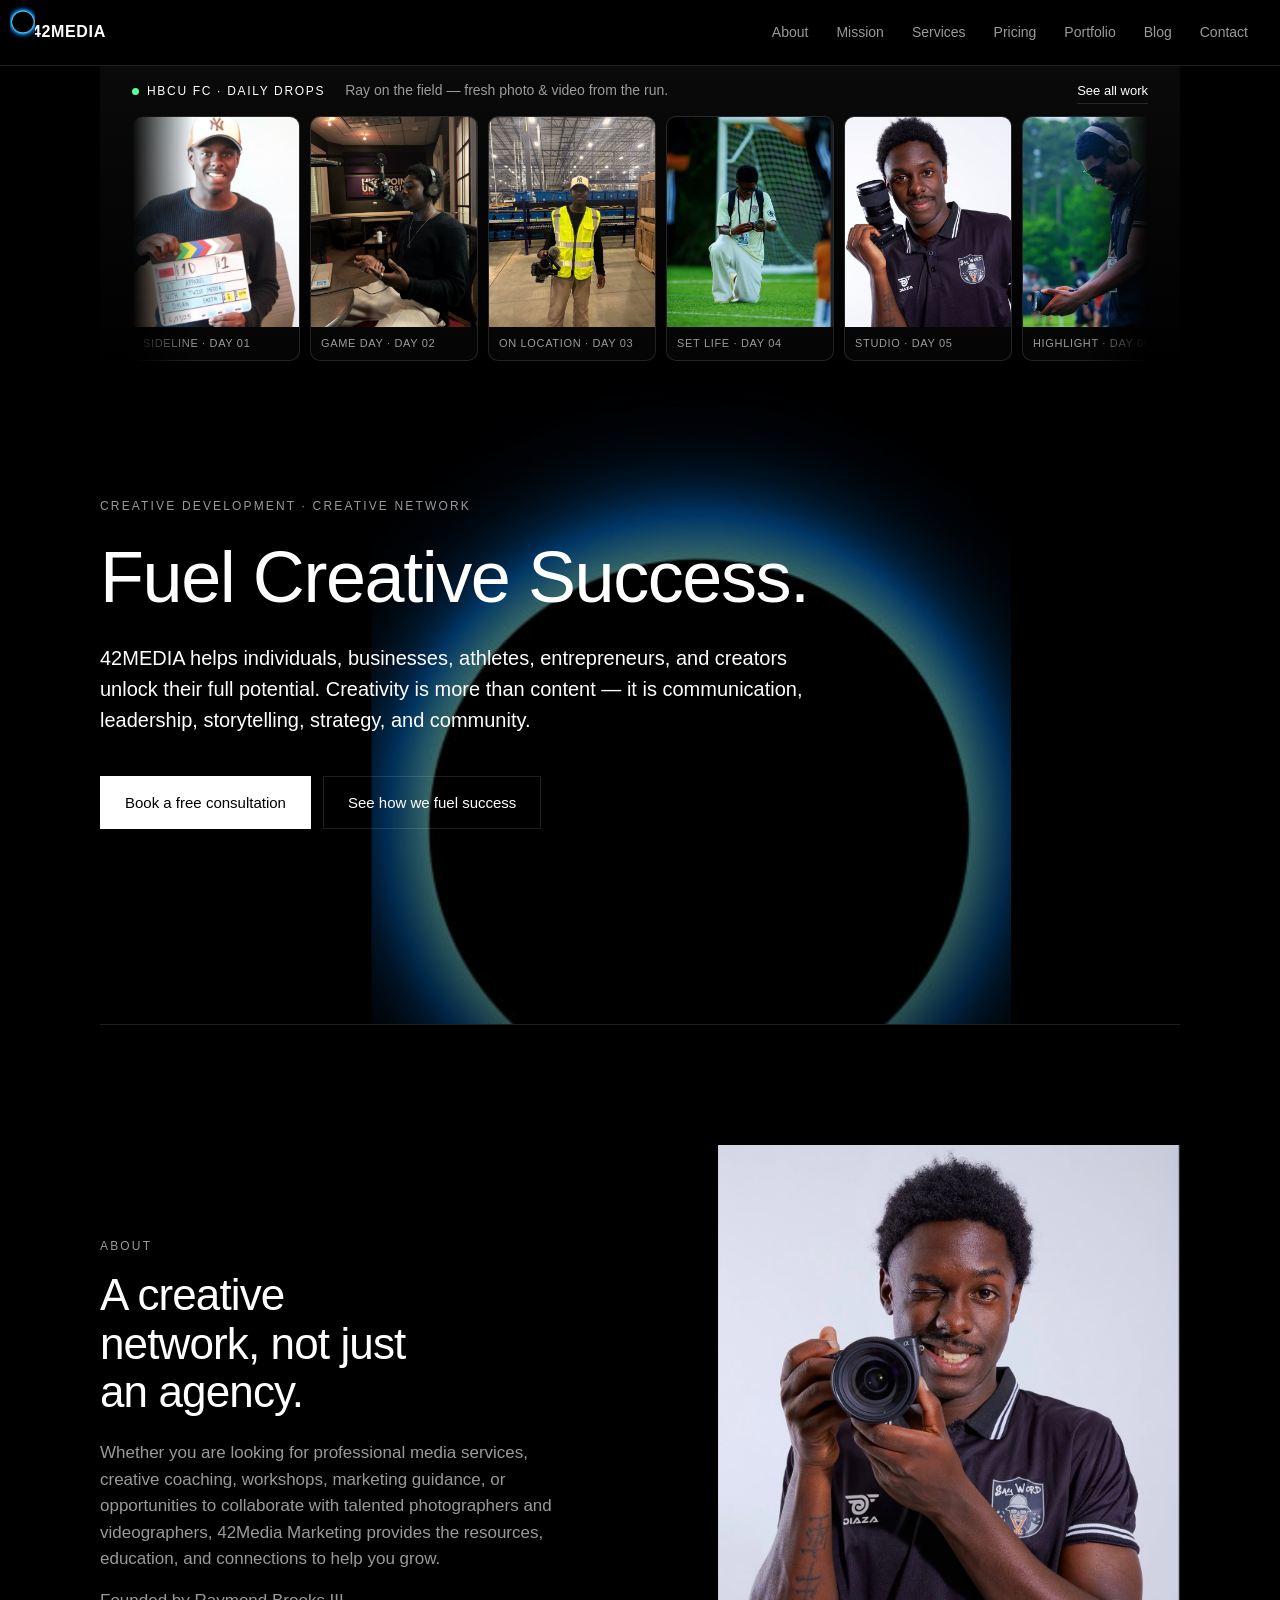
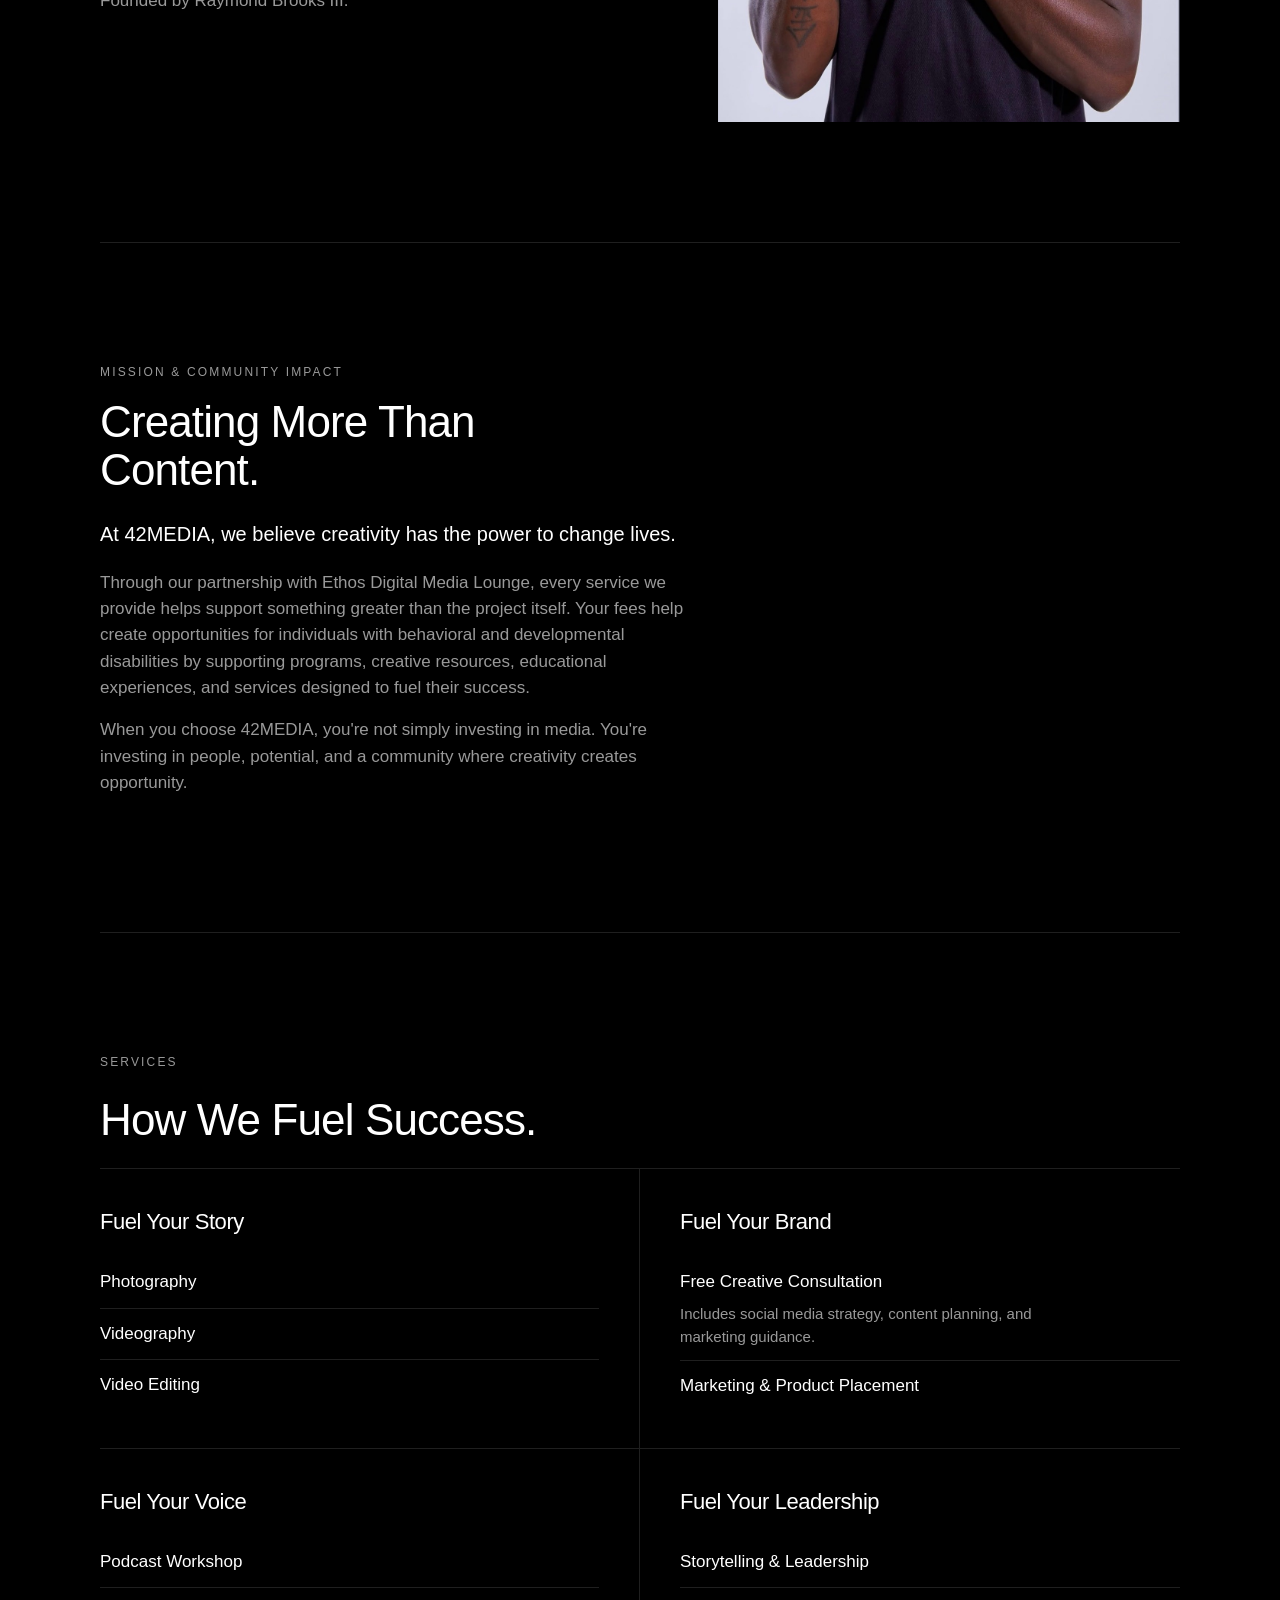
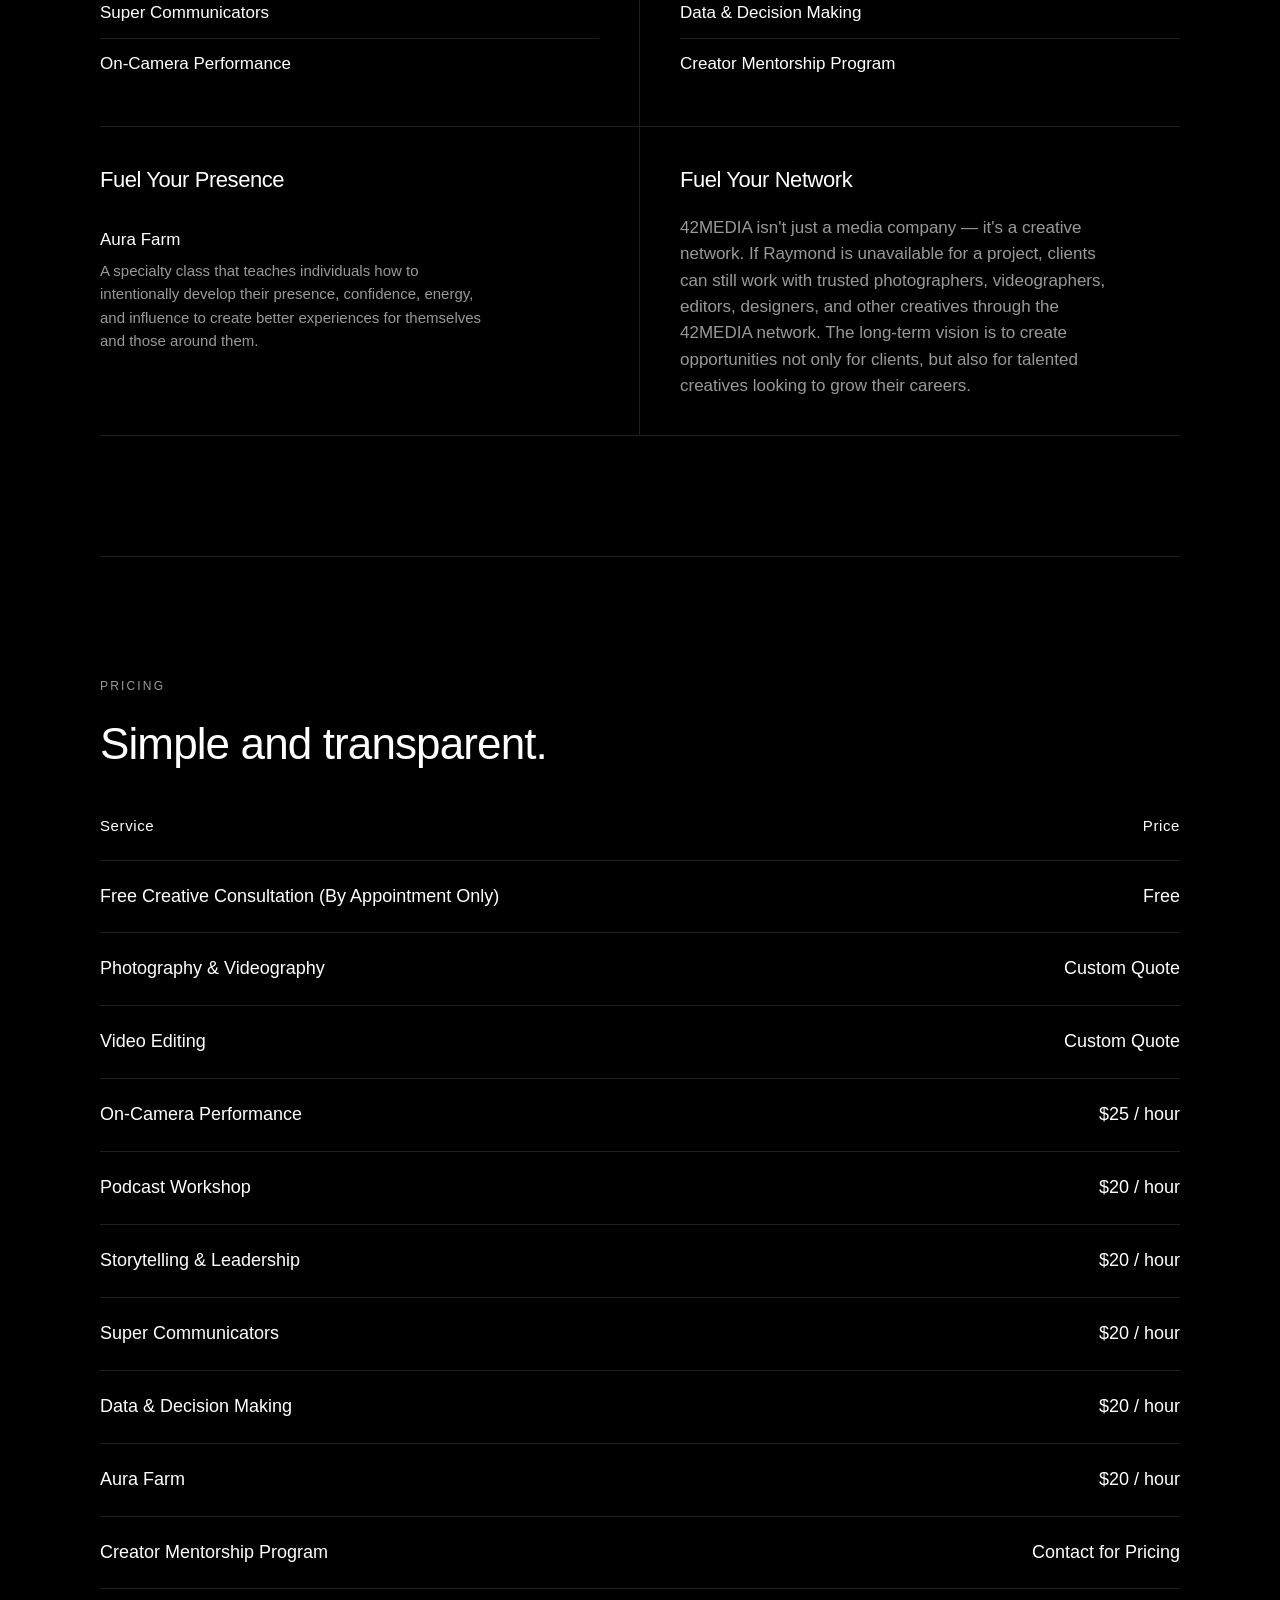
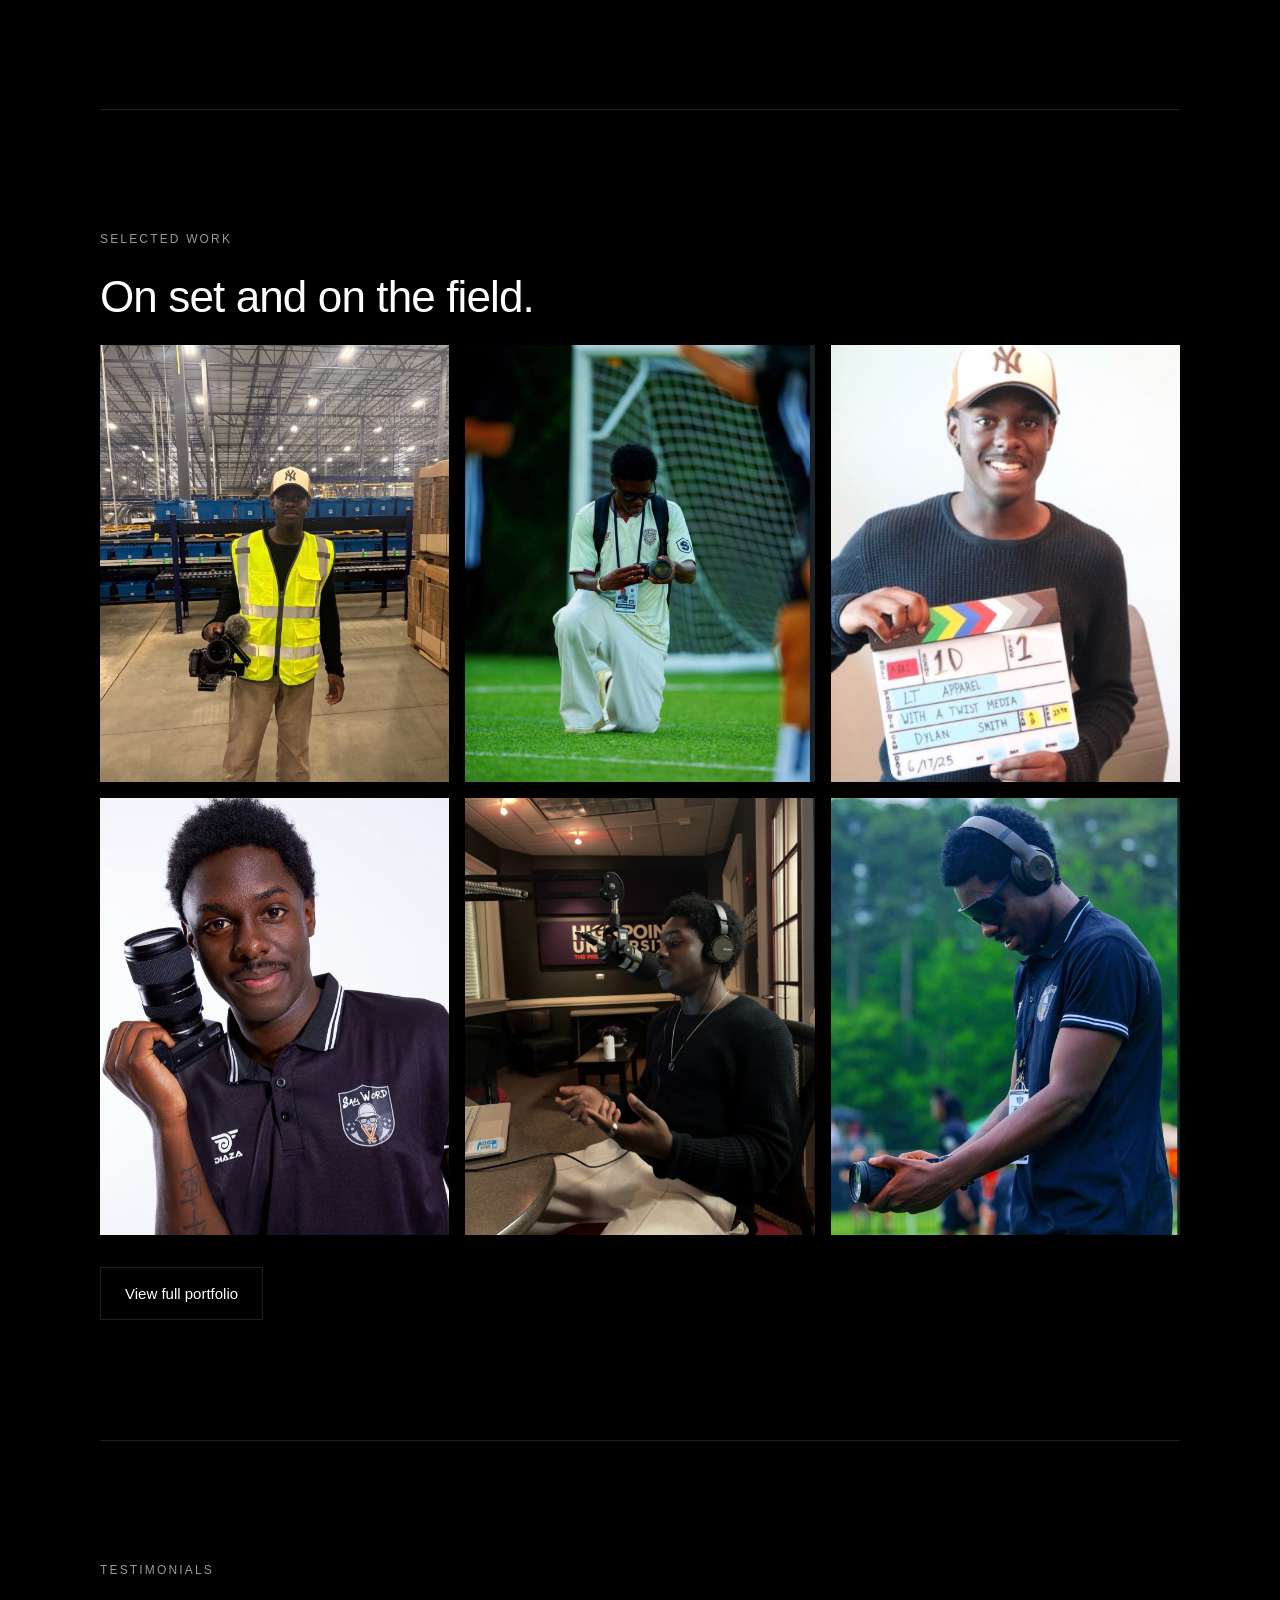
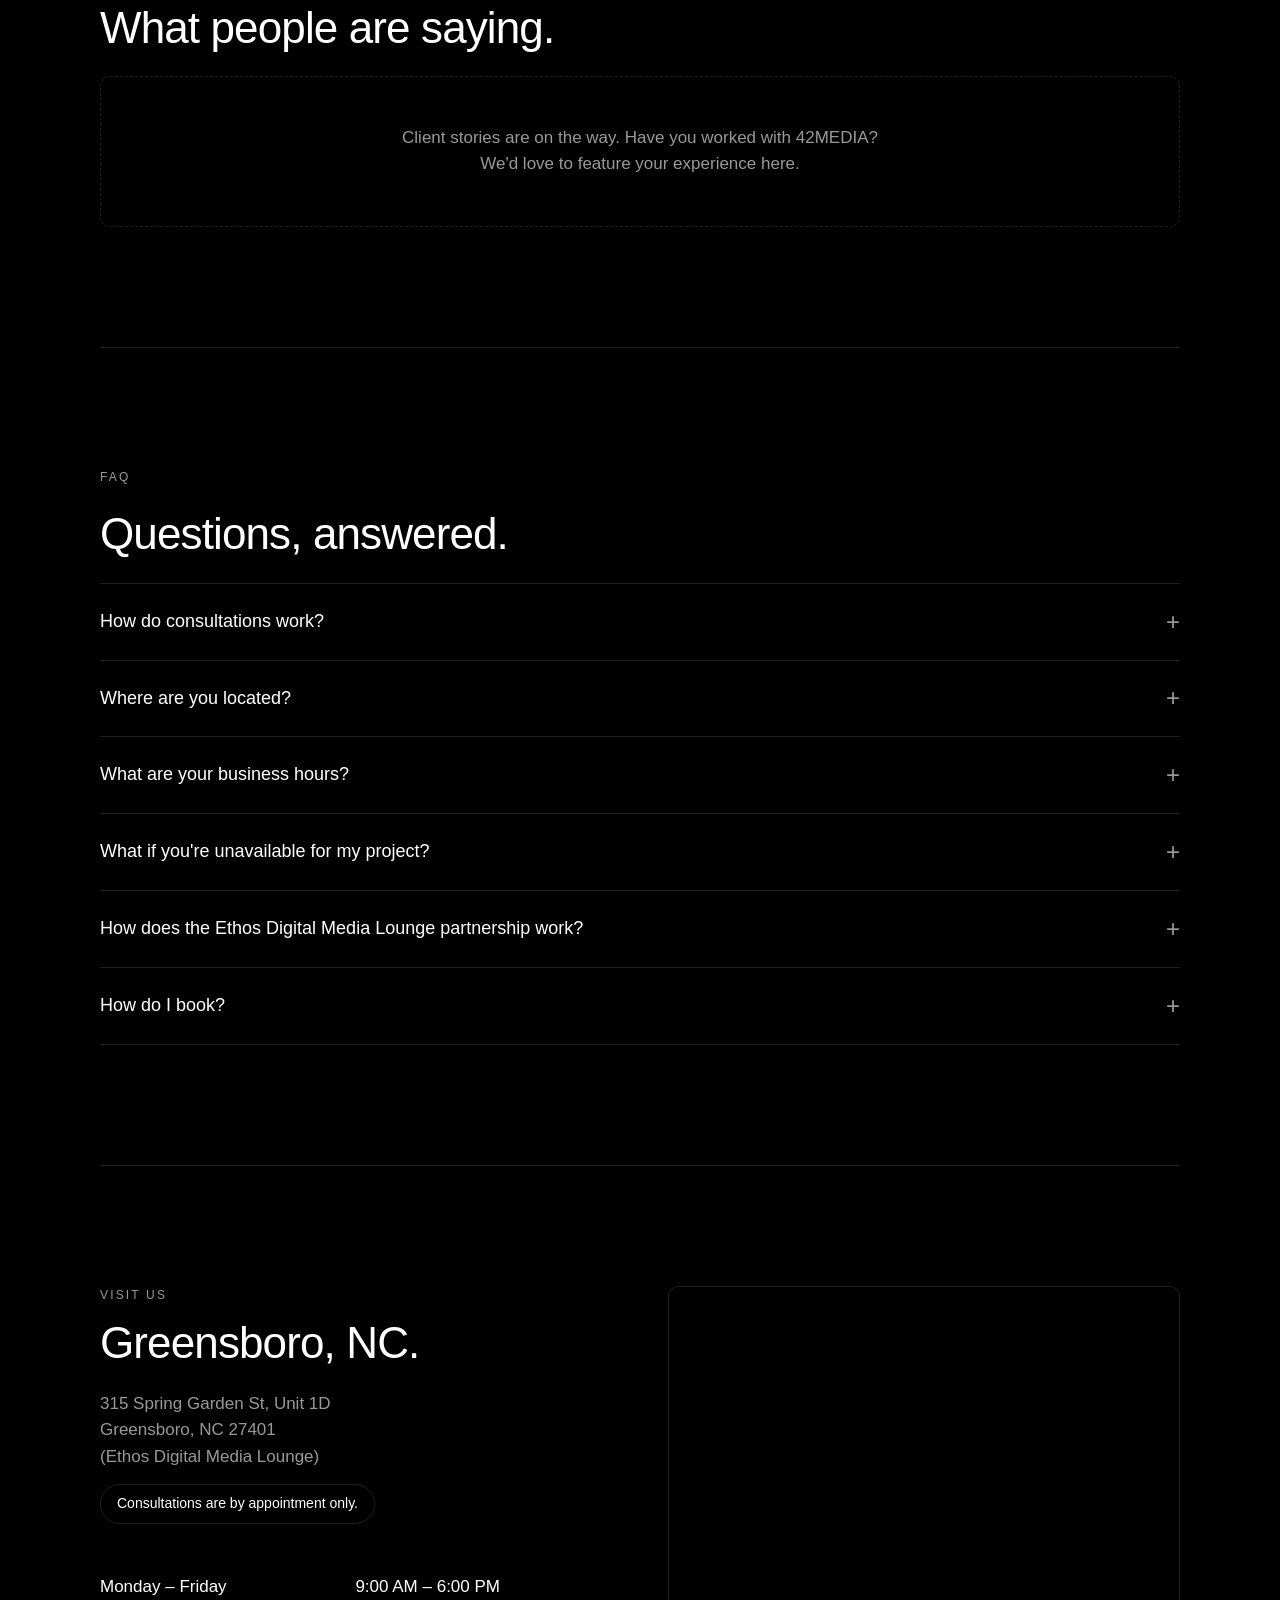
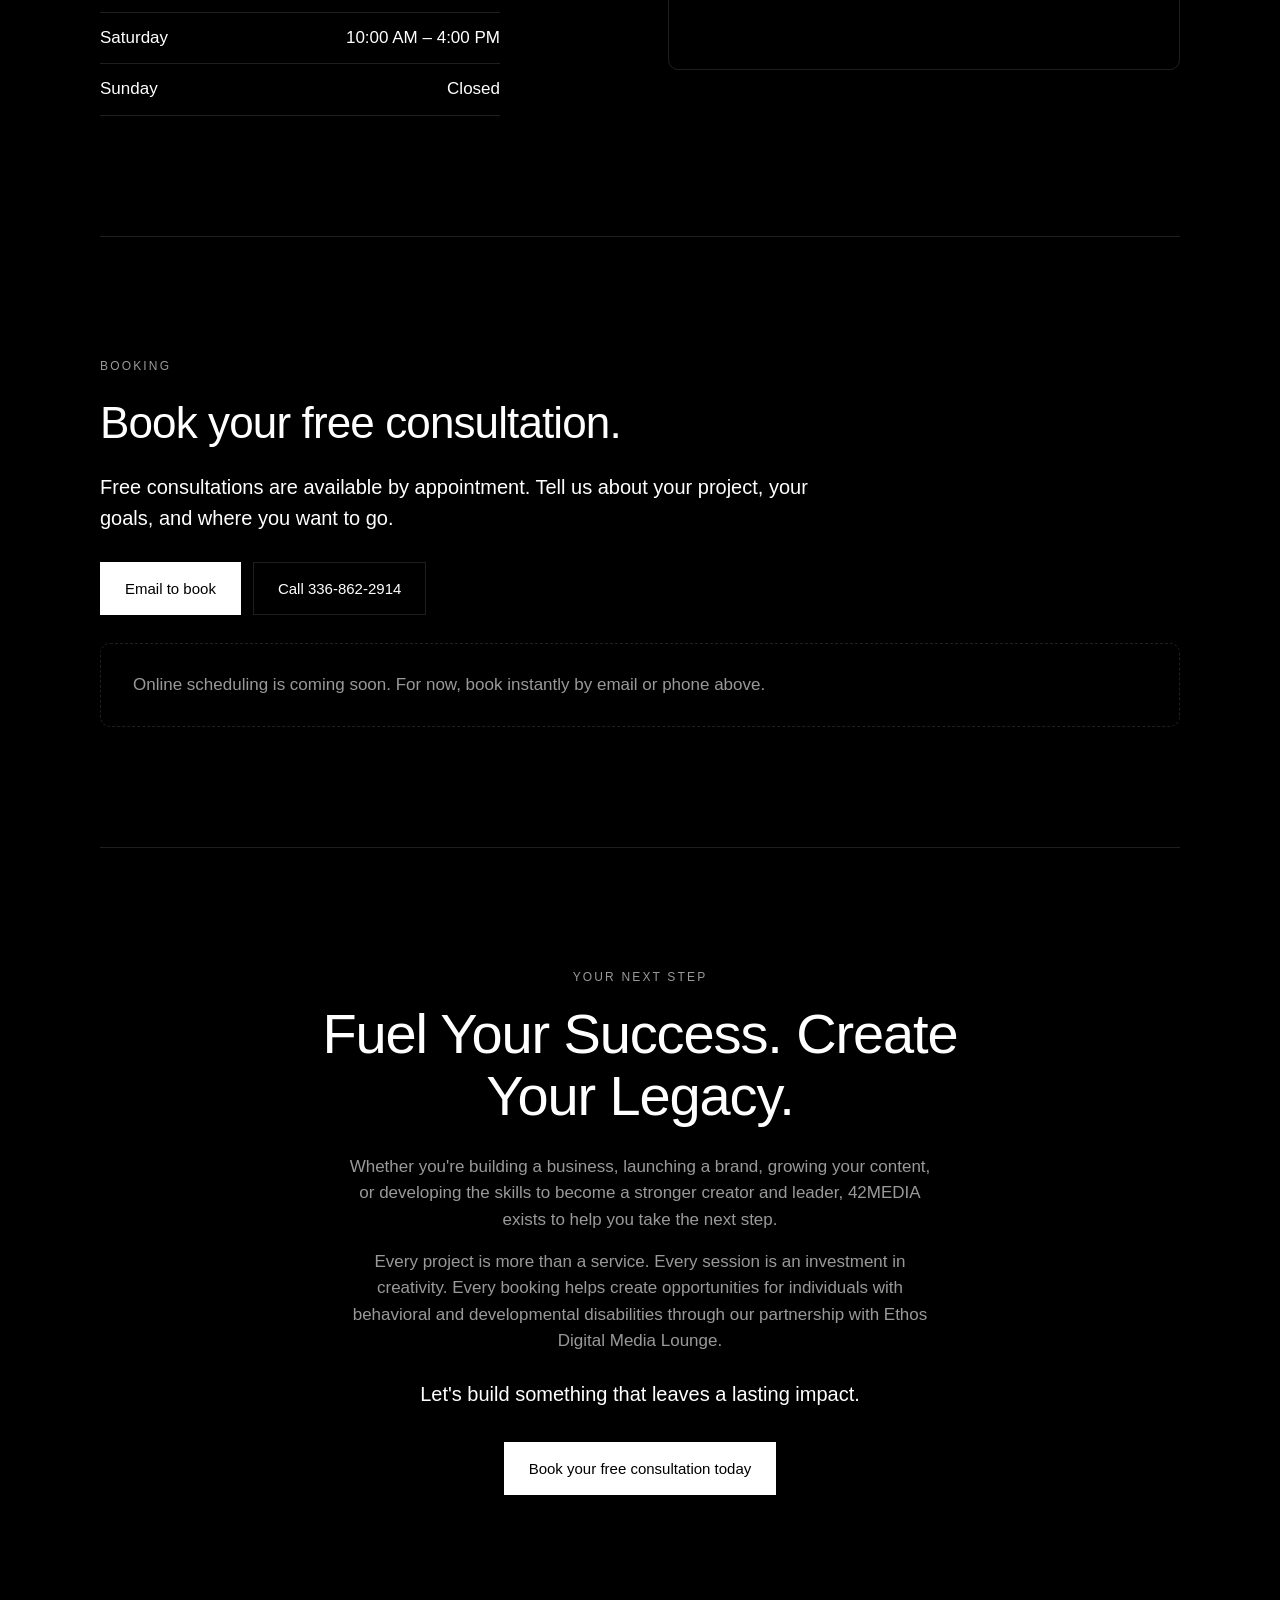
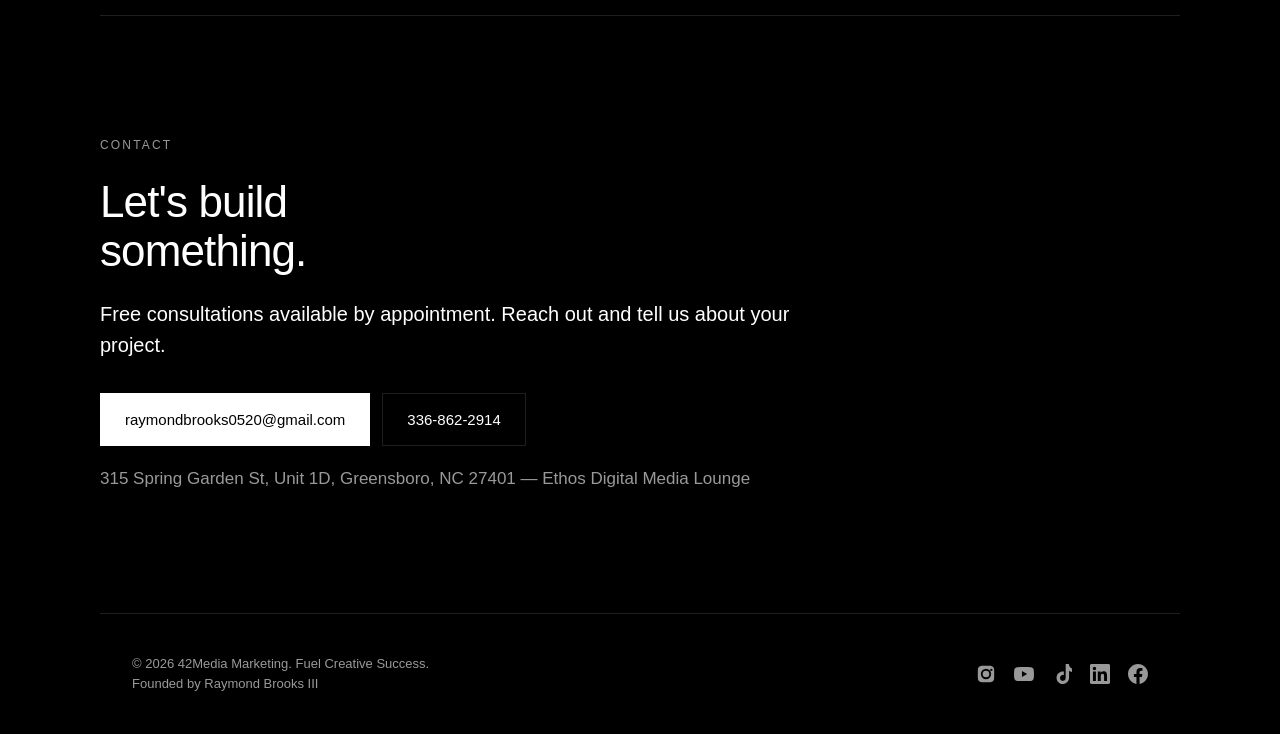
<file: index.html>
<!doctype html>
<html lang="en">
<head>
<meta charset="utf-8">
<meta name="viewport" content="width=device-width,initial-scale=1">
<title>42Media Marketing — Fuel Creative Success</title>
<meta name="description" content="42Media Marketing is a creative development company and creative network in Greensboro, NC. Photography, videography, coaching, workshops, and a network of trusted creatives. In partnership with Ethos Digital Media Lounge.">
<meta property="og:title" content="42Media Marketing — Fuel Creative Success">
<meta property="og:description" content="Creative development and network for individuals, businesses, athletes, entrepreneurs, and creators. Founded by Raymond Brooks III.">
<meta property="og:type" content="website">
<meta property="og:url" content="https://42mediamarketing.com/">
<link rel="canonical" href="https://42mediamarketing.com/">
<link rel="stylesheet" href="style.css">
<link rel="preload" href="images/logo.png" as="image">
<link rel="dns-prefetch" href="https://maps.google.com">
</head>
<body>

<div class="cursor-ring" id="cursor-ring" hidden aria-hidden="true"></div>

<header class="nav">
  <a href="#top" class="wordmark" aria-label="42MEDIA home">42MEDIA</a>
  <nav>
    <a href="#about">About</a>
    <a href="#mission">Mission</a>
    <a href="#services">Services</a>
    <a href="#pricing">Pricing</a>
    <a href="portfolio.html">Portfolio</a>
    <a href="blog.html">Blog</a>
    <a href="#contact">Contact</a>
  </nav>
</header>

<section class="feed-banner" aria-label="Recent HBCU FC work">
  <div class="feed-banner-inner">
    <div class="feed-banner-head">
      <p class="feed-kicker"><span class="feed-live" aria-hidden="true"></span> HBCU FC · daily drops</p>
      <p class="feed-sub">Ray on the field — fresh photo &amp; video from the run.</p>
      <a class="feed-see-all" href="portfolio.html">See all work</a>
    </div>
    <div class="feed-track-wrap">
      <div class="feed-track">
        <div class="feed-segment">
          <a class="feed-card" href="portfolio.html"><img src="images/work-03.jpg" alt="Soccer sideline capture" width="168" height="210" decoding="async" fetchpriority="high"><span class="feed-cap">Sideline · Day 01</span></a>
          <a class="feed-card" href="portfolio.html"><img src="images/work-05.jpg" alt="Game day headphones and camera" width="168" height="210" decoding="async" loading="lazy"><span class="feed-cap">Game day · Day 02</span></a>
          <a class="feed-card" href="portfolio.html"><img src="images/work-01.jpg" alt="On-location production" width="168" height="210" decoding="async" loading="lazy"><span class="feed-cap">On location · Day 03</span></a>
          <a class="feed-card" href="portfolio.html"><img src="images/work-02.jpg" alt="Set clapperboard moment" width="168" height="210" decoding="async" loading="lazy"><span class="feed-cap">Set life · Day 04</span></a>
          <a class="feed-card" href="portfolio.html"><img src="images/work-04.jpg" alt="Studio camera work" width="168" height="210" decoding="async" loading="lazy"><span class="feed-cap">Studio · Day 05</span></a>
          <a class="feed-card" href="portfolio.html"><img src="images/work-06.jpg" alt="Featured frame from the week" width="168" height="210" decoding="async" loading="lazy"><span class="feed-cap">Highlight · Day 06</span></a>
        </div>
        <div class="feed-segment" aria-hidden="true">
          <a class="feed-card" href="portfolio.html" tabindex="-1"><img src="images/work-03.jpg" alt="" width="168" height="210" decoding="async" loading="lazy"><span class="feed-cap">Sideline · Day 01</span></a>
          <a class="feed-card" href="portfolio.html" tabindex="-1"><img src="images/work-05.jpg" alt="" width="168" height="210" decoding="async" loading="lazy"><span class="feed-cap">Game day · Day 02</span></a>
          <a class="feed-card" href="portfolio.html" tabindex="-1"><img src="images/work-01.jpg" alt="" width="168" height="210" decoding="async" loading="lazy"><span class="feed-cap">On location · Day 03</span></a>
          <a class="feed-card" href="portfolio.html" tabindex="-1"><img src="images/work-02.jpg" alt="" width="168" height="210" decoding="async" loading="lazy"><span class="feed-cap">Set life · Day 04</span></a>
          <a class="feed-card" href="portfolio.html" tabindex="-1"><img src="images/work-04.jpg" alt="" width="168" height="210" decoding="async" loading="lazy"><span class="feed-cap">Studio · Day 05</span></a>
          <a class="feed-card" href="portfolio.html" tabindex="-1"><img src="images/work-06.jpg" alt="" width="168" height="210" decoding="async" loading="lazy"><span class="feed-cap">Highlight · Day 06</span></a>
        </div>
      </div>
    </div>
  </div>
</section>

<main id="top">

  <section class="hero">
    <div class="hero-moon" aria-hidden="true">
      <img src="images/logo.png" alt="" width="1126" height="2000" decoding="async" fetchpriority="high">
    </div>
    <div class="hero-content">
    <p class="eyebrow">Creative Development &middot; Creative Network</p>
    <h1>Fuel Creative Success.</h1>
    <p class="lede">42MEDIA helps individuals, businesses, athletes, entrepreneurs, and creators unlock their full potential. Creativity is more than content — it is communication, leadership, storytelling, strategy, and community.</p>
    <div class="cta-row">
      <a href="#booking" class="btn">Book a free consultation</a>
      <a href="#services" class="btn btn-ghost">See how we fuel success</a>
    </div>
    </div>
  </section>

  <section id="about" class="about">
    <div class="about-copy">
      <p class="eyebrow">About</p>
      <h2>A creative network, not just an agency.</h2>
      <p>Whether you are looking for professional media services, creative coaching, workshops, marketing guidance, or opportunities to collaborate with talented photographers and videographers, 42Media Marketing provides the resources, education, and connections to help you grow.</p>
      <p class="muted">Founded by Raymond Brooks III.</p>
    </div>
    <div class="about-photo">
      <img src="images/raymond-portrait.jpg" alt="Raymond Brooks III" loading="lazy">
    </div>
  </section>

  <section id="mission" class="mission">
    <p class="eyebrow">Mission &amp; Community Impact</p>
    <h2>Creating More Than Content.</h2>
    <p class="lede">At 42MEDIA, we believe creativity has the power to change lives.</p>
    <p>Through our partnership with Ethos Digital Media Lounge, every service we provide helps support something greater than the project itself. Your fees help create opportunities for individuals with behavioral and developmental disabilities by supporting programs, creative resources, educational experiences, and services designed to fuel their success.</p>
    <p>When you choose 42MEDIA, you're not simply investing in media. You're investing in people, potential, and a community where creativity creates opportunity.</p>
  </section>

  <section id="services" class="services">
    <p class="eyebrow">Services</p>
    <h2>How We Fuel Success.</h2>

    <div class="fuel-groups">
      <div class="fuel-group">
        <h3 class="fuel-title">Fuel Your Story</h3>
        <ul class="fuel-list">
          <li><span class="svc-name">Photography</span></li>
          <li><span class="svc-name">Videography</span></li>
          <li><span class="svc-name">Video Editing</span></li>
        </ul>
      </div>

      <div class="fuel-group">
        <h3 class="fuel-title">Fuel Your Brand</h3>
        <ul class="fuel-list">
          <li>
            <span class="svc-name">Free Creative Consultation</span>
            <span class="svc-note">Includes social media strategy, content planning, and marketing guidance.</span>
          </li>
          <li><span class="svc-name">Marketing &amp; Product Placement</span></li>
        </ul>
      </div>

      <div class="fuel-group">
        <h3 class="fuel-title">Fuel Your Voice</h3>
        <ul class="fuel-list">
          <li><span class="svc-name">Podcast Workshop</span></li>
          <li><span class="svc-name">Super Communicators</span></li>
          <li><span class="svc-name">On-Camera Performance</span></li>
        </ul>
      </div>

      <div class="fuel-group">
        <h3 class="fuel-title">Fuel Your Leadership</h3>
        <ul class="fuel-list">
          <li><span class="svc-name">Storytelling &amp; Leadership</span></li>
          <li><span class="svc-name">Data &amp; Decision Making</span></li>
          <li><span class="svc-name">Creator Mentorship Program</span></li>
        </ul>
      </div>

      <div class="fuel-group">
        <h3 class="fuel-title">Fuel Your Presence</h3>
        <ul class="fuel-list">
          <li>
            <span class="svc-name">Aura Farm</span>
            <span class="svc-note">A specialty class that teaches individuals how to intentionally develop their presence, confidence, energy, and influence to create better experiences for themselves and those around them.</span>
          </li>
        </ul>
      </div>

      <div class="fuel-group">
        <h3 class="fuel-title">Fuel Your Network</h3>
        <p>42MEDIA isn't just a media company — it's a creative network. If Raymond is unavailable for a project, clients can still work with trusted photographers, videographers, editors, designers, and other creatives through the 42MEDIA network. The long-term vision is to create opportunities not only for clients, but also for talented creatives looking to grow their careers.</p>
      </div>
    </div>
  </section>

  <section id="pricing" class="pricing">
    <p class="eyebrow">Pricing</p>
    <h2>Simple and transparent.</h2>
    <table class="price-table">
      <thead>
        <tr><th>Service</th><th>Price</th></tr>
      </thead>
      <tbody>
        <tr><td>Free Creative Consultation <span class="muted">(By Appointment Only)</span></td><td>Free</td></tr>
        <tr><td>Photography &amp; Videography</td><td>Custom Quote</td></tr>
        <tr><td>Video Editing</td><td>Custom Quote</td></tr>
        <tr><td>On-Camera Performance</td><td>$25 / hour</td></tr>
        <tr><td>Podcast Workshop</td><td>$20 / hour</td></tr>
        <tr><td>Storytelling &amp; Leadership</td><td>$20 / hour</td></tr>
        <tr><td>Super Communicators</td><td>$20 / hour</td></tr>
        <tr><td>Data &amp; Decision Making</td><td>$20 / hour</td></tr>
        <tr><td>Aura Farm</td><td>$20 / hour</td></tr>
        <tr><td>Creator Mentorship Program</td><td>Contact for Pricing</td></tr>
      </tbody>
    </table>
  </section>

  <section id="portfolio" class="work">
    <p class="eyebrow">Selected work</p>
    <h2>On set and on the field.</h2>
    <div class="work-grid">
      <figure><img src="images/work-01.jpg" alt="" loading="lazy"></figure>
      <figure><img src="images/work-02.jpg" alt="" loading="lazy"></figure>
      <figure><img src="images/work-03.jpg" alt="" loading="lazy"></figure>
      <figure><img src="images/work-04.jpg" alt="" loading="lazy"></figure>
      <figure><img src="images/work-05.jpg" alt="" loading="lazy"></figure>
      <figure><img src="images/work-06.jpg" alt="" loading="lazy"></figure>
    </div>
    <div class="cta-row" style="margin-top:32px;">
      <a href="portfolio.html" class="btn btn-ghost">View full portfolio</a>
    </div>
  </section>

  <section id="testimonials" class="testimonials">
    <p class="eyebrow">Testimonials</p>
    <h2>What people are saying.</h2>
    <div class="empty">
      <p>Client stories are on the way. Have you worked with 42MEDIA? We'd love to feature your experience here.</p>
    </div>
  </section>

  <section id="faq" class="faq">
    <p class="eyebrow">FAQ</p>
    <h2>Questions, answered.</h2>
    <div class="faq-list">
      <details class="faq-item">
        <summary>How do consultations work?</summary>
        <p>Every creative consultation is free and by appointment only. We meet one-on-one to discuss your goals, content strategy, creative challenges, and next steps — and you leave with actionable recommendations tailored to your vision.</p>
      </details>
      <details class="faq-item">
        <summary>Where are you located?</summary>
        <p>We're based at the Ethos Digital Media Lounge, 315 Spring Garden St, Unit 1D, Greensboro, NC 27401.</p>
      </details>
      <details class="faq-item">
        <summary>What are your business hours?</summary>
        <p>Monday–Friday 9:00 AM–6:00 PM and Saturday 10:00 AM–4:00 PM. All consultations and sessions are by appointment only, so please reach out to book a time.</p>
      </details>
      <details class="faq-item">
        <summary>What if you're unavailable for my project?</summary>
        <p>42MEDIA is a creative network. If Raymond is unavailable, you can still work with trusted photographers, videographers, editors, designers, and other creatives through the 42MEDIA network.</p>
      </details>
      <details class="faq-item">
        <summary>How does the Ethos Digital Media Lounge partnership work?</summary>
        <p>Through our partnership with Ethos Digital Media Lounge, your fees help create opportunities for individuals with behavioral and developmental disabilities — supporting programs, creative resources, and educational experiences designed to fuel their success.</p>
      </details>
      <details class="faq-item">
        <summary>How do I book?</summary>
        <p>Head to the <a href="#booking">booking section</a>, email <a href="mailto:raymondbrooks0520@gmail.com">raymondbrooks0520@gmail.com</a>, or call <a href="tel:+13368622914">336-862-2914</a> to schedule your free consultation.</p>
      </details>
    </div>
  </section>

  <section id="location" class="location">
    <div class="address-block">
      <p class="eyebrow">Visit us</p>
      <h2>Greensboro, NC.</h2>
      <p>
        315 Spring Garden St, Unit 1D<br>
        Greensboro, NC 27401<br>
        <span class="muted">(Ethos Digital Media Lounge)</span>
      </p>
      <p class="badge">Consultations are by appointment only.</p>
      <ul class="hours-list">
        <li><span>Monday – Friday</span><span>9:00 AM – 6:00 PM</span></li>
        <li><span>Saturday</span><span>10:00 AM – 4:00 PM</span></li>
        <li><span>Sunday</span><span>Closed</span></li>
      </ul>
    </div>
    <div class="map-wrap">
      <iframe
        class="map-embed"
        title="42Media Marketing location — 315 Spring Garden St, Unit 1D, Greensboro, NC 27401"
        src="https://maps.google.com/maps?q=315%20Spring%20Garden%20St%2C%20Unit%201D%2C%20Greensboro%2C%20NC%2027401&output=embed"
        loading="lazy"
        referrerpolicy="no-referrer-when-downgrade"></iframe>
    </div>
  </section>

  <section id="booking" class="booking">
    <p class="eyebrow">Booking</p>
    <h2>Book your free consultation.</h2>
    <p class="lede">Free consultations are available by appointment. Tell us about your project, your goals, and where you want to go.</p>
    <div class="cta-row">
      <a class="btn" href="mailto:raymondbrooks0520@gmail.com?subject=42MEDIA%20consultation%20request">Email to book</a>
      <a class="btn btn-ghost" href="tel:+13368622914">Call 336-862-2914</a>
    </div>
    <!-- Calendar integration: paste your Calendly (or preferred scheduler) embed inside the block below.
         Example: <div class="calendly-inline-widget" data-url="https://calendly.com/your-handle" style="min-width:320px;height:700px;"></div>
         and add <script src="https://assets.calendly.com/assets/external/widget.js" async></script> before </body>. -->
    <div class="calendly-placeholder">
      <p>Online scheduling is coming soon. For now, book instantly by email or phone above.</p>
    </div>
  </section>

  <section id="legacy" class="legacy">
    <p class="eyebrow">Your next step</p>
    <h2>Fuel Your Success. Create Your Legacy.</h2>
    <p>Whether you're building a business, launching a brand, growing your content, or developing the skills to become a stronger creator and leader, 42MEDIA exists to help you take the next step.</p>
    <p>Every project is more than a service. Every session is an investment in creativity. Every booking helps create opportunities for individuals with behavioral and developmental disabilities through our partnership with Ethos Digital Media Lounge.</p>
    <p class="lede">Let's build something that leaves a lasting impact.</p>
    <div class="cta-row">
      <a href="#booking" class="btn">Book your free consultation today</a>
    </div>
  </section>

  <section id="contact" class="contact">
    <p class="eyebrow">Contact</p>
    <h2>Let's build something.</h2>
    <p class="lede">Free consultations available by appointment. Reach out and tell us about your project.</p>
    <div class="contact-methods">
      <a class="btn" href="mailto:raymondbrooks0520@gmail.com?subject=42MEDIA%20inquiry">raymondbrooks0520@gmail.com</a>
      <a class="btn btn-ghost" href="tel:+13368622914">336-862-2914</a>
    </div>
    <p class="muted">315 Spring Garden St, Unit 1D, Greensboro, NC 27401 — Ethos Digital Media Lounge</p>
  </section>

</main>

<footer class="foot">
  <div class="foot-left">
    <p>&copy; <span id="year"></span> 42Media Marketing. Fuel Creative Success.</p>
    <p class="muted">Founded by Raymond Brooks III</p>
  </div>
  <!-- Replace href="#" with your real profile URLs when ready. -->
  <div class="socials">
    <a href="#" aria-label="42Media Marketing on Instagram" title="Instagram">
      <svg viewBox="0 0 24 24" aria-hidden="true" focusable="false"><path d="M12 2.16c3.2 0 3.58.01 4.85.07 1.17.05 1.8.25 2.23.41.56.22.96.48 1.38.9.42.42.68.82.9 1.38.16.42.36 1.06.41 2.23.06 1.27.07 1.65.07 4.85s-.01 3.58-.07 4.85c-.05 1.17-.25 1.8-.41 2.23-.22.56-.48.96-.9 1.38-.42.42-.82.68-1.38.9-.42.16-1.06.36-2.23.41-1.27.06-1.65.07-4.85.07s-3.58-.01-4.85-.07c-1.17-.05-1.8-.25-2.23-.41-.56-.22-.96-.48-1.38-.9-.42-.42-.68-.82-.9-1.38-.16-.42-.36-1.06-.41-2.23C2.17 15.58 2.16 15.2 2.16 12s.01-3.58.07-4.85c.05-1.17.25-1.8.41-2.23.22-.56.48-.96.9-1.38.42-.42.82-.68 1.38-.9.42-.16 1.06-.36 2.23-.41C8.42 2.17 8.8 2.16 12 2.16Zm0 3.68A6.16 6.16 0 1 0 18.16 12 6.16 6.16 0 0 0 12 5.84Zm0 10.16A4 4 0 1 1 16 12a4 4 0 0 1-4 4Zm6.41-10.4a1.44 1.44 0 1 0 1.44 1.44 1.44 1.44 0 0 0-1.44-1.44Z"/></svg>
    </a>
    <a href="#" aria-label="42Media Marketing on YouTube" title="YouTube">
      <svg viewBox="0 0 24 24" aria-hidden="true" focusable="false"><path d="M23.5 6.19a3.02 3.02 0 0 0-2.12-2.14C19.5 3.55 12 3.55 12 3.55s-7.5 0-9.38.5A3.02 3.02 0 0 0 .5 6.19 31.4 31.4 0 0 0 0 12a31.4 31.4 0 0 0 .5 5.81 3.02 3.02 0 0 0 2.12 2.14c1.88.5 9.38.5 9.38.5s7.5 0 9.38-.5a3.02 3.02 0 0 0 2.12-2.14A31.4 31.4 0 0 0 24 12a31.4 31.4 0 0 0-.5-5.81ZM9.55 15.57V8.43L15.82 12Z"/></svg>
    </a>
    <a href="#" aria-label="42Media Marketing on TikTok" title="TikTok">
      <svg viewBox="0 0 24 24" aria-hidden="true" focusable="false"><path d="M16.44.02c1.3-.02 2.6-.01 3.9-.02.08 1.53.63 3.09 1.75 4.17 1.12 1.11 2.7 1.62 4.24 1.79v4.03c-1.44-.05-2.89-.35-4.2-.97-.57-.26-1.1-.59-1.62-.93-.01 2.92.01 5.84-.02 8.75-.08 1.4-.54 2.79-1.35 3.94-1.31 1.92-3.58 3.17-5.91 3.21-1.43.08-2.86-.31-4.08-1.03-2.02-1.19-3.44-3.37-3.65-5.71-.02-.5-.03-1-.01-1.49.18-1.9 1.12-3.72 2.58-4.96 1.66-1.44 3.98-2.13 6.15-1.72.02 1.48-.04 2.96-.04 4.44-.99-.32-2.15-.23-3.02.37-.63.41-1.11 1.04-1.36 1.75-.21.51-.15 1.07-.14 1.61.24 1.64 1.82 3.02 3.5 2.87 1.12-.01 2.19-.66 2.77-1.61.19-.33.4-.67.41-1.06.1-1.79.06-3.57.07-5.36V.02Z"/></svg>
    </a>
    <a href="#" aria-label="42Media Marketing on LinkedIn" title="LinkedIn">
      <svg viewBox="0 0 24 24" aria-hidden="true" focusable="false"><path d="M20.45 20.45h-3.55v-5.57c0-1.33-.03-3.04-1.85-3.04-1.85 0-2.14 1.45-2.14 2.94v5.67H9.35V9h3.41v1.56h.05c.48-.9 1.64-1.85 3.37-1.85 3.6 0 4.27 2.37 4.27 5.46ZM5.34 7.43a2.06 2.06 0 1 1 0-4.12 2.06 2.06 0 0 1 0 4.12ZM7.12 20.45H3.56V9h3.56ZM22.22 0H1.77C.79 0 0 .77 0 1.73v20.54C0 23.23.79 24 1.77 24h20.45c.98 0 1.78-.77 1.78-1.73V1.73C24 .77 23.2 0 22.22 0Z"/></svg>
    </a>
    <a href="#" aria-label="42Media Marketing on Facebook" title="Facebook">
      <svg viewBox="0 0 24 24" aria-hidden="true" focusable="false"><path d="M24 12.07C24 5.44 18.63.07 12 .07S0 5.44 0 12.07c0 5.99 4.39 10.95 10.13 11.85v-8.38H7.08v-3.47h3.05V9.43c0-3.01 1.79-4.67 4.53-4.67 1.31 0 2.69.24 2.69.24v2.95h-1.51c-1.49 0-1.96.93-1.96 1.87v2.25h3.33l-.53 3.47h-2.8v8.38C19.61 23.02 24 18.06 24 12.07Z"/></svg>
    </a>
  </div>
</footer>

<script src="cursor.js" defer></script>
</body>
</html>
</file>
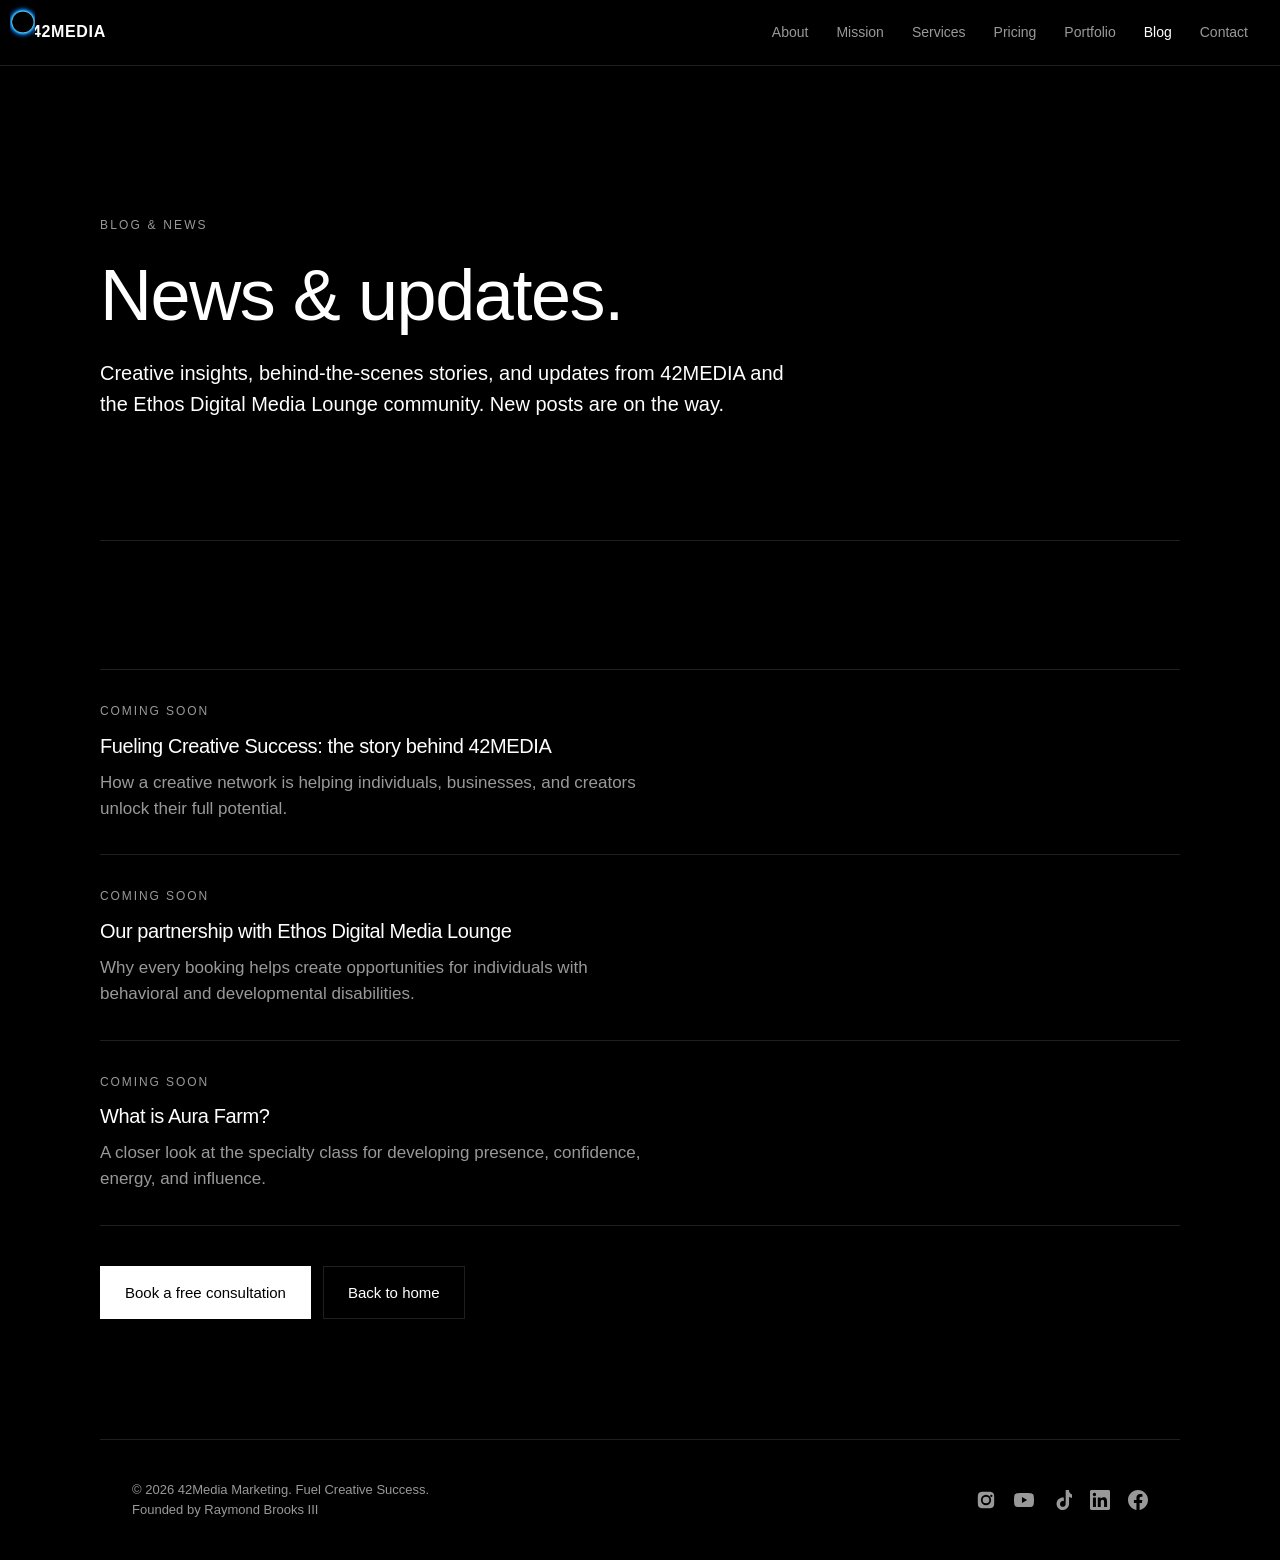
<file: blog.html>
<!doctype html>
<html lang="en">
<head>
<meta charset="utf-8">
<meta name="viewport" content="width=device-width,initial-scale=1">
<title>Blog &amp; News — 42Media Marketing</title>
<meta name="description" content="News, updates, and creative insights from 42Media Marketing.">
<link rel="canonical" href="https://42mediamarketing.com/blog.html">
<link rel="stylesheet" href="style.css">
</head>
<body>

<div class="cursor-ring" id="cursor-ring" hidden aria-hidden="true"></div>

<header class="nav">
  <a href="index.html#top" class="wordmark">42MEDIA</a>
  <nav>
    <a href="index.html#about">About</a>
    <a href="index.html#mission">Mission</a>
    <a href="index.html#services">Services</a>
    <a href="index.html#pricing">Pricing</a>
    <a href="portfolio.html">Portfolio</a>
    <a href="blog.html" aria-current="page">Blog</a>
    <a href="index.html#contact">Contact</a>
  </nav>
</header>

<main id="top">

  <section class="page-hero">
    <p class="eyebrow">Blog &amp; News</p>
    <h1>News &amp; updates.</h1>
    <p class="lede">Creative insights, behind-the-scenes stories, and updates from 42MEDIA and the Ethos Digital Media Lounge community. New posts are on the way.</p>
  </section>

  <section class="blog">
    <ul class="post-list">
      <li>
        <p class="date">Coming soon</p>
        <h3>Fueling Creative Success: the story behind 42MEDIA</h3>
        <p>How a creative network is helping individuals, businesses, and creators unlock their full potential.</p>
      </li>
      <li>
        <p class="date">Coming soon</p>
        <h3>Our partnership with Ethos Digital Media Lounge</h3>
        <p>Why every booking helps create opportunities for individuals with behavioral and developmental disabilities.</p>
      </li>
      <li>
        <p class="date">Coming soon</p>
        <h3>What is Aura Farm?</h3>
        <p>A closer look at the specialty class for developing presence, confidence, energy, and influence.</p>
      </li>
    </ul>
    <div class="cta-row" style="margin-top:40px;">
      <a href="index.html#booking" class="btn">Book a free consultation</a>
      <a href="index.html#top" class="btn btn-ghost">Back to home</a>
    </div>
  </section>

</main>

<footer class="foot">
  <div class="foot-left">
    <p>&copy; <span id="year"></span> 42Media Marketing. Fuel Creative Success.</p>
    <p class="muted">Founded by Raymond Brooks III</p>
  </div>
  <div class="socials">
    <a href="#" aria-label="42Media Marketing on Instagram" title="Instagram">
      <svg viewBox="0 0 24 24" aria-hidden="true" focusable="false"><path d="M12 2.16c3.2 0 3.58.01 4.85.07 1.17.05 1.8.25 2.23.41.56.22.96.48 1.38.9.42.42.68.82.9 1.38.16.42.36 1.06.41 2.23.06 1.27.07 1.65.07 4.85s-.01 3.58-.07 4.85c-.05 1.17-.25 1.8-.41 2.23-.22.56-.48.96-.9 1.38-.42.42-.82.68-1.38.9-.42.16-1.06.36-2.23.41-1.27.06-1.65.07-4.85.07s-3.58-.01-4.85-.07c-1.17-.05-1.8-.25-2.23-.41-.56-.22-.96-.48-1.38-.9-.42-.42-.68-.82-.9-1.38-.16-.42-.36-1.06-.41-2.23C2.17 15.58 2.16 15.2 2.16 12s.01-3.58.07-4.85c.05-1.17.25-1.8.41-2.23.22-.56.48-.96.9-1.38.42-.42.82-.68 1.38-.9.42-.16 1.06-.36 2.23-.41C8.42 2.17 8.8 2.16 12 2.16Zm0 3.68A6.16 6.16 0 1 0 18.16 12 6.16 6.16 0 0 0 12 5.84Zm0 10.16A4 4 0 1 1 16 12a4 4 0 0 1-4 4Zm6.41-10.4a1.44 1.44 0 1 0 1.44 1.44 1.44 1.44 0 0 0-1.44-1.44Z"/></svg>
    </a>
    <a href="#" aria-label="42Media Marketing on YouTube" title="YouTube">
      <svg viewBox="0 0 24 24" aria-hidden="true" focusable="false"><path d="M23.5 6.19a3.02 3.02 0 0 0-2.12-2.14C19.5 3.55 12 3.55 12 3.55s-7.5 0-9.38.5A3.02 3.02 0 0 0 .5 6.19 31.4 31.4 0 0 0 0 12a31.4 31.4 0 0 0 .5 5.81 3.02 3.02 0 0 0 2.12 2.14c1.88.5 9.38.5 9.38.5s7.5 0 9.38-.5a3.02 3.02 0 0 0 2.12-2.14A31.4 31.4 0 0 0 24 12a31.4 31.4 0 0 0-.5-5.81ZM9.55 15.57V8.43L15.82 12Z"/></svg>
    </a>
    <a href="#" aria-label="42Media Marketing on TikTok" title="TikTok">
      <svg viewBox="0 0 24 24" aria-hidden="true" focusable="false"><path d="M16.44.02c1.3-.02 2.6-.01 3.9-.02.08 1.53.63 3.09 1.75 4.17 1.12 1.11 2.7 1.62 4.24 1.79v4.03c-1.44-.05-2.89-.35-4.2-.97-.57-.26-1.1-.59-1.62-.93-.01 2.92.01 5.84-.02 8.75-.08 1.4-.54 2.79-1.35 3.94-1.31 1.92-3.58 3.17-5.91 3.21-1.43.08-2.86-.31-4.08-1.03-2.02-1.19-3.44-3.37-3.65-5.71-.02-.5-.03-1-.01-1.49.18-1.9 1.12-3.72 2.58-4.96 1.66-1.44 3.98-2.13 6.15-1.72.02 1.48-.04 2.96-.04 4.44-.99-.32-2.15-.23-3.02.37-.63.41-1.11 1.04-1.36 1.75-.21.51-.15 1.07-.14 1.61.24 1.64 1.82 3.02 3.5 2.87 1.12-.01 2.19-.66 2.77-1.61.19-.33.4-.67.41-1.06.1-1.79.06-3.57.07-5.36V.02Z"/></svg>
    </a>
    <a href="#" aria-label="42Media Marketing on LinkedIn" title="LinkedIn">
      <svg viewBox="0 0 24 24" aria-hidden="true" focusable="false"><path d="M20.45 20.45h-3.55v-5.57c0-1.33-.03-3.04-1.85-3.04-1.85 0-2.14 1.45-2.14 2.94v5.67H9.35V9h3.41v1.56h.05c.48-.9 1.64-1.85 3.37-1.85 3.6 0 4.27 2.37 4.27 5.46ZM5.34 7.43a2.06 2.06 0 1 1 0-4.12 2.06 2.06 0 0 1 0 4.12ZM7.12 20.45H3.56V9h3.56ZM22.22 0H1.77C.79 0 0 .77 0 1.73v20.54C0 23.23.79 24 1.77 24h20.45c.98 0 1.78-.77 1.78-1.73V1.73C24 .77 23.2 0 22.22 0Z"/></svg>
    </a>
    <a href="#" aria-label="42Media Marketing on Facebook" title="Facebook">
      <svg viewBox="0 0 24 24" aria-hidden="true" focusable="false"><path d="M24 12.07C24 5.44 18.63.07 12 .07S0 5.44 0 12.07c0 5.99 4.39 10.95 10.13 11.85v-8.38H7.08v-3.47h3.05V9.43c0-3.01 1.79-4.67 4.53-4.67 1.31 0 2.69.24 2.69.24v2.95h-1.51c-1.49 0-1.96.93-1.96 1.87v2.25h3.33l-.53 3.47h-2.8v8.38C19.61 23.02 24 18.06 24 12.07Z"/></svg>
    </a>
  </div>
</footer>

<script src="cursor.js" defer></script>
</body>
</html>
</file>
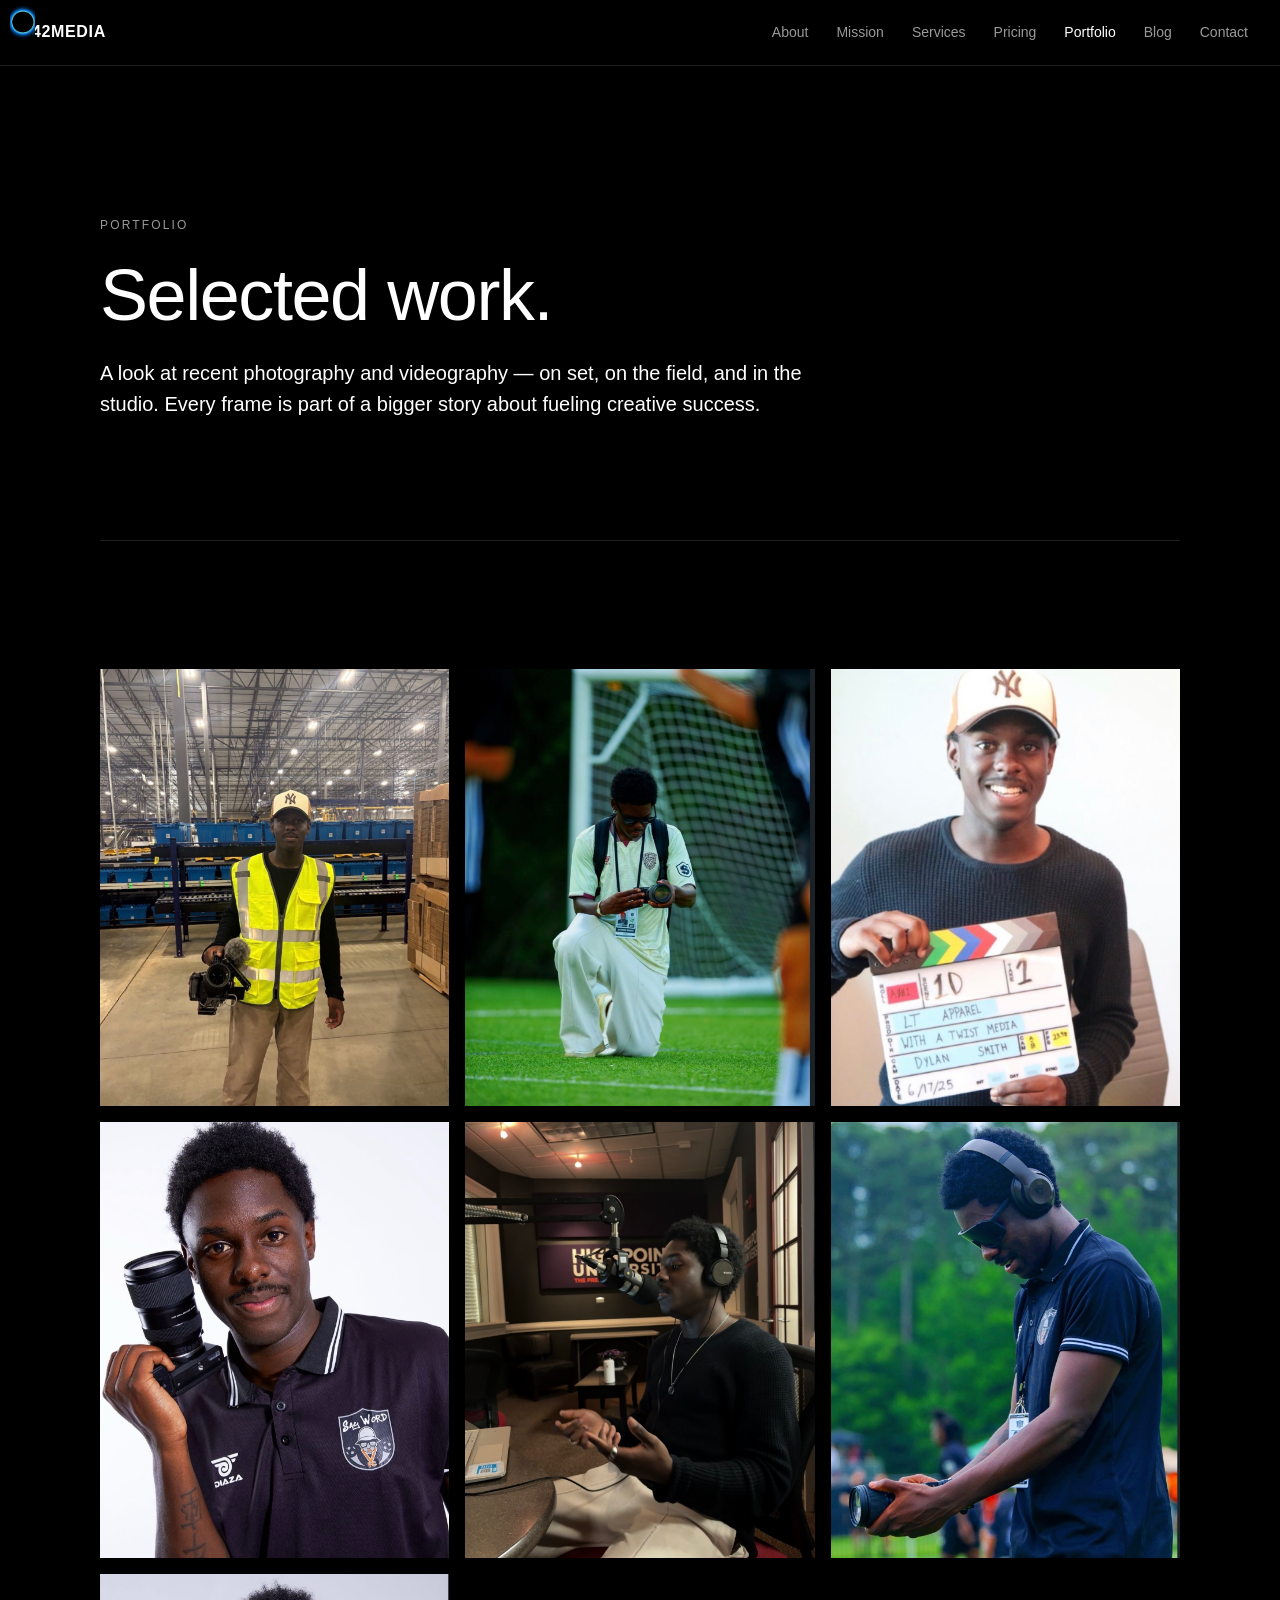
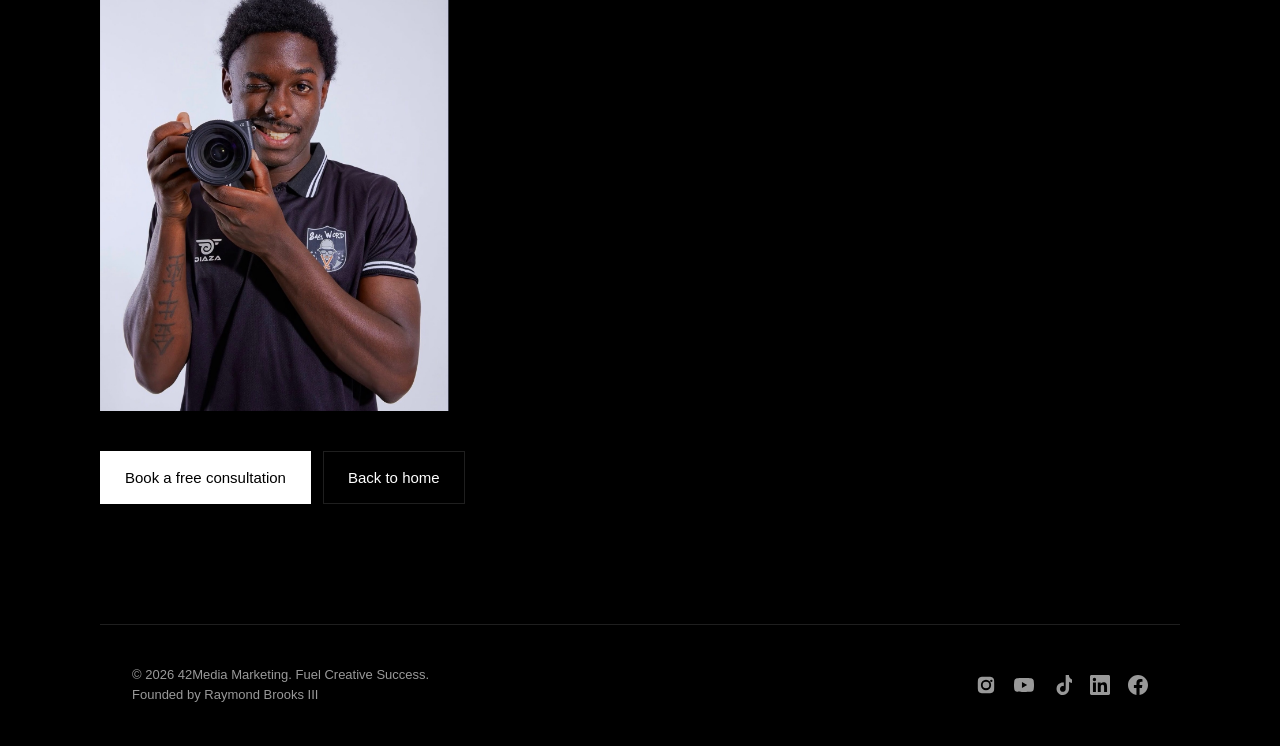
<file: portfolio.html>
<!doctype html>
<html lang="en">
<head>
<meta charset="utf-8">
<meta name="viewport" content="width=device-width,initial-scale=1">
<title>Portfolio — 42Media Marketing</title>
<meta name="description" content="Selected photography and videography work from 42Media Marketing — on set, on the field, and in the studio.">
<link rel="canonical" href="https://42mediamarketing.com/portfolio.html">
<link rel="stylesheet" href="style.css">
</head>
<body>

<div class="cursor-ring" id="cursor-ring" hidden aria-hidden="true"></div>

<header class="nav">
  <a href="index.html#top" class="wordmark">42MEDIA</a>
  <nav>
    <a href="index.html#about">About</a>
    <a href="index.html#mission">Mission</a>
    <a href="index.html#services">Services</a>
    <a href="index.html#pricing">Pricing</a>
    <a href="portfolio.html" aria-current="page">Portfolio</a>
    <a href="blog.html">Blog</a>
    <a href="index.html#contact">Contact</a>
  </nav>
</header>

<main id="top">

  <section class="page-hero">
    <p class="eyebrow">Portfolio</p>
    <h1>Selected work.</h1>
    <p class="lede">A look at recent photography and videography — on set, on the field, and in the studio. Every frame is part of a bigger story about fueling creative success.</p>
  </section>

  <section class="work">
    <div class="work-grid work-grid--gallery">
      <figure><img src="images/work-01.jpg" alt="Warehouse hi-vis and camera shoot" loading="lazy"></figure>
      <figure><img src="images/work-02.jpg" alt="Clapperboard on a production set" loading="lazy"></figure>
      <figure><img src="images/work-03.jpg" alt="Sideline sports photography" loading="lazy"></figure>
      <figure><img src="images/work-04.jpg" alt="Studio session with camera in hand" loading="lazy"></figure>
      <figure><img src="images/work-05.jpg" alt="On the sidelines with headphones" loading="lazy"></figure>
      <figure><img src="images/work-06.jpg" alt="Featured creative work" loading="lazy"></figure>
      <figure><img src="images/raymond-portrait.jpg" alt="Raymond Brooks III portrait" loading="lazy"></figure>
    </div>
    <div class="cta-row" style="margin-top:40px;">
      <a href="index.html#booking" class="btn">Book a free consultation</a>
      <a href="index.html#top" class="btn btn-ghost">Back to home</a>
    </div>
  </section>

</main>

<footer class="foot">
  <div class="foot-left">
    <p>&copy; <span id="year"></span> 42Media Marketing. Fuel Creative Success.</p>
    <p class="muted">Founded by Raymond Brooks III</p>
  </div>
  <div class="socials">
    <a href="#" aria-label="42Media Marketing on Instagram" title="Instagram">
      <svg viewBox="0 0 24 24" aria-hidden="true" focusable="false"><path d="M12 2.16c3.2 0 3.58.01 4.85.07 1.17.05 1.8.25 2.23.41.56.22.96.48 1.38.9.42.42.68.82.9 1.38.16.42.36 1.06.41 2.23.06 1.27.07 1.65.07 4.85s-.01 3.58-.07 4.85c-.05 1.17-.25 1.8-.41 2.23-.22.56-.48.96-.9 1.38-.42.42-.82.68-1.38.9-.42.16-1.06.36-2.23.41-1.27.06-1.65.07-4.85.07s-3.58-.01-4.85-.07c-1.17-.05-1.8-.25-2.23-.41-.56-.22-.96-.48-1.38-.9-.42-.42-.68-.82-.9-1.38-.16-.42-.36-1.06-.41-2.23C2.17 15.58 2.16 15.2 2.16 12s.01-3.58.07-4.85c.05-1.17.25-1.8.41-2.23.22-.56.48-.96.9-1.38.42-.42.82-.68 1.38-.9.42-.16 1.06-.36 2.23-.41C8.42 2.17 8.8 2.16 12 2.16Zm0 3.68A6.16 6.16 0 1 0 18.16 12 6.16 6.16 0 0 0 12 5.84Zm0 10.16A4 4 0 1 1 16 12a4 4 0 0 1-4 4Zm6.41-10.4a1.44 1.44 0 1 0 1.44 1.44 1.44 1.44 0 0 0-1.44-1.44Z"/></svg>
    </a>
    <a href="#" aria-label="42Media Marketing on YouTube" title="YouTube">
      <svg viewBox="0 0 24 24" aria-hidden="true" focusable="false"><path d="M23.5 6.19a3.02 3.02 0 0 0-2.12-2.14C19.5 3.55 12 3.55 12 3.55s-7.5 0-9.38.5A3.02 3.02 0 0 0 .5 6.19 31.4 31.4 0 0 0 0 12a31.4 31.4 0 0 0 .5 5.81 3.02 3.02 0 0 0 2.12 2.14c1.88.5 9.38.5 9.38.5s7.5 0 9.38-.5a3.02 3.02 0 0 0 2.12-2.14A31.4 31.4 0 0 0 24 12a31.4 31.4 0 0 0-.5-5.81ZM9.55 15.57V8.43L15.82 12Z"/></svg>
    </a>
    <a href="#" aria-label="42Media Marketing on TikTok" title="TikTok">
      <svg viewBox="0 0 24 24" aria-hidden="true" focusable="false"><path d="M16.44.02c1.3-.02 2.6-.01 3.9-.02.08 1.53.63 3.09 1.75 4.17 1.12 1.11 2.7 1.62 4.24 1.79v4.03c-1.44-.05-2.89-.35-4.2-.97-.57-.26-1.1-.59-1.62-.93-.01 2.92.01 5.84-.02 8.75-.08 1.4-.54 2.79-1.35 3.94-1.31 1.92-3.58 3.17-5.91 3.21-1.43.08-2.86-.31-4.08-1.03-2.02-1.19-3.44-3.37-3.65-5.71-.02-.5-.03-1-.01-1.49.18-1.9 1.12-3.72 2.58-4.96 1.66-1.44 3.98-2.13 6.15-1.72.02 1.48-.04 2.96-.04 4.44-.99-.32-2.15-.23-3.02.37-.63.41-1.11 1.04-1.36 1.75-.21.51-.15 1.07-.14 1.61.24 1.64 1.82 3.02 3.5 2.87 1.12-.01 2.19-.66 2.77-1.61.19-.33.4-.67.41-1.06.1-1.79.06-3.57.07-5.36V.02Z"/></svg>
    </a>
    <a href="#" aria-label="42Media Marketing on LinkedIn" title="LinkedIn">
      <svg viewBox="0 0 24 24" aria-hidden="true" focusable="false"><path d="M20.45 20.45h-3.55v-5.57c0-1.33-.03-3.04-1.85-3.04-1.85 0-2.14 1.45-2.14 2.94v5.67H9.35V9h3.41v1.56h.05c.48-.9 1.64-1.85 3.37-1.85 3.6 0 4.27 2.37 4.27 5.46ZM5.34 7.43a2.06 2.06 0 1 1 0-4.12 2.06 2.06 0 0 1 0 4.12ZM7.12 20.45H3.56V9h3.56ZM22.22 0H1.77C.79 0 0 .77 0 1.73v20.54C0 23.23.79 24 1.77 24h20.45c.98 0 1.78-.77 1.78-1.73V1.73C24 .77 23.2 0 22.22 0Z"/></svg>
    </a>
    <a href="#" aria-label="42Media Marketing on Facebook" title="Facebook">
      <svg viewBox="0 0 24 24" aria-hidden="true" focusable="false"><path d="M24 12.07C24 5.44 18.63.07 12 .07S0 5.44 0 12.07c0 5.99 4.39 10.95 10.13 11.85v-8.38H7.08v-3.47h3.05V9.43c0-3.01 1.79-4.67 4.53-4.67 1.31 0 2.69.24 2.69.24v2.95h-1.51c-1.49 0-1.96.93-1.96 1.87v2.25h3.33l-.53 3.47h-2.8v8.38C19.61 23.02 24 18.06 24 12.07Z"/></svg>
    </a>
  </div>
</footer>

<script src="cursor.js" defer></script>
</body>
</html>
</file>
<file: style.css>
:root {
  --bg: #000;
  --fg: #fff;
  --muted: rgba(255, 255, 255, 0.6);
  --line: rgba(255, 255, 255, 0.12);
  --max: 1080px;
}

* { box-sizing: border-box; margin: 0; padding: 0; }

html { scroll-behavior: smooth; }

body {
  background: var(--bg);
  color: var(--fg);
  font-family: -apple-system, BlinkMacSystemFont, "SF Pro Text", "Segoe UI", Roboto, Helvetica, Arial, sans-serif;
  font-size: 17px;
  line-height: 1.55;
  -webkit-font-smoothing: antialiased;
  text-rendering: optimizeLegibility;
}

a { color: inherit; text-decoration: none; }

img { display: block; max-width: 100%; height: auto; }

/* NAV */
.nav {
  position: sticky;
  top: 0;
  z-index: 10;
  display: flex;
  justify-content: space-between;
  align-items: center;
  padding: 20px 32px;
  background: rgba(0, 0, 0, 0.85);
  backdrop-filter: blur(12px);
  -webkit-backdrop-filter: blur(12px);
  border-bottom: 1px solid var(--line);
}
.wordmark {
  font-weight: 600;
  letter-spacing: 0.04em;
  font-size: 16px;
  cursor: pointer;
  transition: opacity 0.15s;
}
.wordmark:hover { opacity: 0.82; }
.nav nav a { cursor: pointer; }

/* HBCU FC — recent work feed (top banner) */
.feed-banner {
  border-bottom: 1px solid var(--line);
  background: linear-gradient(180deg, rgba(255, 255, 255, 0.04) 0%, rgba(255, 255, 255, 0) 100%);
  padding: 14px 0 16px;
}
.feed-banner-inner {
  max-width: var(--max);
  margin: 0 auto;
  padding: 0 32px;
}
.feed-banner-head {
  display: flex;
  flex-wrap: wrap;
  align-items: baseline;
  gap: 8px 20px;
  margin-bottom: 12px;
}
.feed-kicker {
  font-size: 12px;
  letter-spacing: 0.14em;
  text-transform: uppercase;
  color: var(--fg);
  display: flex;
  align-items: center;
  gap: 8px;
}
.feed-live {
  width: 7px;
  height: 7px;
  border-radius: 50%;
  background: #5cff9a;
  box-shadow: 0 0 0 0 rgba(92, 255, 154, 0.5);
  animation: feed-pulse 2s ease-out infinite;
}
@keyframes feed-pulse {
  0% { box-shadow: 0 0 0 0 rgba(92, 255, 154, 0.45); }
  70% { box-shadow: 0 0 0 8px rgba(92, 255, 154, 0); }
  100% { box-shadow: 0 0 0 0 rgba(92, 255, 154, 0); }
}
.feed-sub {
  font-size: 14px;
  color: var(--muted);
  flex: 1;
  min-width: 12rem;
}
.feed-see-all {
  font-size: 13px;
  color: var(--fg);
  border-bottom: 1px solid var(--line);
  padding-bottom: 2px;
  transition: border-color 0.15s;
}
.feed-see-all:hover { border-color: var(--fg); }
.feed-track-wrap {
  overflow: hidden;
  -webkit-mask-image: linear-gradient(90deg, transparent, #000 6%, #000 94%, transparent);
  mask-image: linear-gradient(90deg, transparent, #000 6%, #000 94%, transparent);
}
.feed-track {
  display: flex;
  width: max-content;
  animation: feed-scroll 36s linear infinite;
  will-change: transform;
}
.feed-track:hover { animation-play-state: paused; }
.feed-segment {
  display: flex;
  gap: 10px;
  padding-right: 10px;
}
.feed-card {
  flex: 0 0 auto;
  width: 168px;
  border: 1px solid var(--line);
  border-radius: 10px;
  overflow: hidden;
  background: rgba(255, 255, 255, 0.02);
  transition: transform 0.2s ease, border-color 0.2s;
  cursor: pointer;
}
.feed-card:hover {
  transform: translateY(-3px) rotate(-0.6deg);
  border-color: rgba(255, 255, 255, 0.35);
}
.feed-card img {
  width: 100%;
  height: 210px;
  object-fit: cover;
  aspect-ratio: 4 / 5;
}
.feed-cap {
  display: block;
  padding: 8px 10px;
  font-size: 11px;
  letter-spacing: 0.06em;
  text-transform: uppercase;
  color: var(--muted);
}
@keyframes feed-scroll {
  from { transform: translate3d(0, 0, 0); }
  to { transform: translate3d(-50%, 0, 0); }
}
@media (prefers-reduced-motion: reduce) {
  .feed-track { animation: none; }
  .feed-live { animation: none; }
  .feed-track-wrap { overflow-x: auto; -webkit-overflow-scrolling: touch; }
}
.nav nav { display: flex; gap: 28px; flex-wrap: wrap; justify-content: flex-end; }
.nav nav a[aria-current="page"] { color: var(--fg); }
.nav nav a {
  font-size: 14px;
  color: var(--muted);
  transition: color 0.15s;
}
.nav nav a:hover { color: var(--fg); }

/* LAYOUT */
main { padding: 0 32px; }
section {
  max-width: var(--max);
  margin: 0 auto;
  padding: 120px 0;
  border-bottom: 1px solid var(--line);
}
section:last-of-type { border-bottom: none; }

.eyebrow {
  font-size: 12px;
  letter-spacing: 0.18em;
  text-transform: uppercase;
  color: var(--muted);
  margin-bottom: 24px;
}

h1, h2, h3 {
  font-weight: 500;
  letter-spacing: -0.02em;
}
h1 { font-size: clamp(40px, 6vw, 72px); line-height: 1.05; }
h2 { font-size: clamp(28px, 4vw, 44px); line-height: 1.1; margin-bottom: 24px; }
h3 { font-size: 20px; margin-bottom: 8px; }

p { color: var(--muted); }
p.lede { color: var(--fg); font-size: clamp(17px, 1.6vw, 20px); max-width: 64ch; }
p.muted { color: var(--muted); }

/* CUSTOM CURSOR (logo ring) */
.cursor-ring {
  position: fixed;
  top: 0;
  left: 0;
  width: 44px;
  height: 44px;
  pointer-events: none;
  z-index: 10000;
  background: url("images/logo.png") center / contain no-repeat;
  opacity: 0.92;
  transition: opacity 0.2s;
  will-change: transform;
}
@media (hover: hover) and (pointer: fine) {
  body.has-custom-cursor,
  body.has-custom-cursor a,
  body.has-custom-cursor button,
  body.has-custom-cursor summary {
    cursor: none !important;
  }
}

/* HERO */
.hero {
  position: relative;
  overflow: hidden;
  padding-top: 120px;
  min-height: min(72vh, 720px);
}
.hero-moon {
  position: absolute;
  top: -18%;
  left: 50%;
  transform: translateX(-42%);
  width: min(640px, 110vw);
  pointer-events: none;
  z-index: 0;
  opacity: 0.42;
  filter: blur(0.3px);
  animation: hero-moon-float 22s ease-in-out infinite alternate;
}
.hero-moon img {
  width: 100%;
  height: auto;
  display: block;
  mask-image: radial-gradient(circle at 50% 45%, #000 38%, transparent 72%);
  -webkit-mask-image: radial-gradient(circle at 50% 45%, #000 38%, transparent 72%);
}
.hero-content {
  position: relative;
  z-index: 1;
}
@keyframes hero-moon-float {
  from { transform: translateX(-42%) translateY(0); }
  to { transform: translateX(-38%) translateY(12px); }
}
@media (prefers-reduced-motion: reduce) {
  .hero-moon { animation: none; }
}
.hero h1 { margin-bottom: 28px; max-width: 18ch; }
.hero .lede { margin-bottom: 40px; }

.cta-row { display: flex; gap: 12px; flex-wrap: wrap; }
.btn {
  display: inline-block;
  padding: 14px 24px;
  border: 1px solid var(--fg);
  background: var(--fg);
  color: var(--bg);
  font-size: 15px;
  font-weight: 500;
  transition: opacity 0.15s;
}
.btn:hover { opacity: 0.85; }
.btn-ghost {
  background: transparent;
  color: var(--fg);
  border-color: var(--line);
}
.btn-ghost:hover { border-color: var(--fg); opacity: 1; }

/* ABOUT */
.about {
  display: grid;
  grid-template-columns: 1.2fr 1fr;
  gap: 64px;
  align-items: center;
}
.about-copy h2 { max-width: 14ch; }
.about-copy p { margin-bottom: 16px; max-width: 50ch; }
.about-photo img {
  aspect-ratio: 4 / 5;
  object-fit: cover;
  width: 100%;
}

/* SERVICES */
.service-list {
  list-style: none;
  counter-reset: svc;
  display: grid;
  grid-template-columns: 1fr 1fr;
  gap: 0;
  border-top: 1px solid var(--line);
}
.service-list li {
  counter-increment: svc;
  padding: 32px 24px 32px 0;
  border-bottom: 1px solid var(--line);
  position: relative;
}
.service-list li:nth-child(odd) { padding-right: 32px; border-right: 1px solid var(--line); }
.service-list li:nth-child(even) { padding-left: 32px; }
.service-list li::before {
  content: counter(svc, decimal-leading-zero);
  display: block;
  font-size: 12px;
  letter-spacing: 0.18em;
  color: var(--muted);
  margin-bottom: 12px;
}

/* PRICING */
.price-table {
  width: 100%;
  border-collapse: collapse;
  margin-top: 8px;
}
.price-table th,
.price-table td {
  text-align: left;
  padding: 22px 0;
  border-bottom: 1px solid var(--line);
  font-size: 18px;
  font-weight: 400;
}
.price-table th {
  font-weight: 500;
  color: var(--fg);
  font-size: 15px;
  letter-spacing: 0.04em;
}
.price-table td:last-child,
.price-table th:last-child { text-align: right; color: var(--fg); }
.price-table tbody tr:hover td { background: rgba(255, 255, 255, 0.02); }

/* WORK */
.work-grid {
  display: grid;
  grid-template-columns: repeat(3, 1fr);
  gap: 16px;
  margin-top: 8px;
}
.work-grid figure {
  aspect-ratio: 4 / 5;
  overflow: hidden;
}
.work-grid img {
  width: 100%;
  height: 100%;
  object-fit: cover;
  transition: opacity 0.2s;
}
.work-grid figure:hover img { opacity: 0.85; }

/* CONTACT */
.contact h2 { max-width: 16ch; }
.contact .lede { margin-bottom: 32px; }

/* MISSION */
.mission h2 { max-width: 20ch; }
.mission p { margin-bottom: 16px; max-width: 64ch; }
.mission .lede { margin-bottom: 20px; }

/* FUEL GROUPS (services) */
.fuel-groups {
  display: grid;
  grid-template-columns: 1fr 1fr;
  gap: 0;
  border-top: 1px solid var(--line);
  margin-top: 8px;
}
.fuel-group {
  padding: 36px 0;
  border-bottom: 1px solid var(--line);
}
.fuel-group:nth-child(odd) { padding-right: 40px; border-right: 1px solid var(--line); }
.fuel-group:nth-child(even) { padding-left: 40px; }
.fuel-title { font-size: 22px; margin-bottom: 18px; }
.fuel-list { list-style: none; }
.fuel-list li { padding: 12px 0; border-bottom: 1px solid var(--line); }
.fuel-list li:last-child { border-bottom: none; }
.svc-name { display: block; color: var(--fg); font-weight: 500; }
.svc-note { display: block; color: var(--muted); font-size: 15px; margin-top: 6px; max-width: 46ch; }
.fuel-group > p { max-width: 46ch; }

/* TESTIMONIALS */
.testimonials .empty {
  border: 1px dashed var(--line);
  border-radius: 10px;
  padding: 48px 32px;
  text-align: center;
  margin-top: 8px;
}
.testimonials .empty p { max-width: 52ch; margin: 0 auto; }

/* FAQ */
.faq-list { border-top: 1px solid var(--line); margin-top: 8px; }
.faq-item { border-bottom: 1px solid var(--line); }
.faq-item summary {
  cursor: pointer;
  list-style: none;
  padding: 24px 0;
  font-size: 18px;
  color: var(--fg);
  display: flex;
  justify-content: space-between;
  align-items: center;
  gap: 24px;
}
.faq-item summary::-webkit-details-marker { display: none; }
.faq-item summary::after { content: "+"; color: var(--muted); font-size: 24px; line-height: 1; }
.faq-item[open] summary::after { content: "\2212"; }
.faq-item p { padding-bottom: 24px; max-width: 68ch; }
.faq-item a { color: var(--fg); text-decoration: underline; text-underline-offset: 3px; }

/* LOCATION & HOURS */
.location {
  display: grid;
  grid-template-columns: 1fr 1fr;
  gap: 56px;
  align-items: start;
}
.address-block p { margin-bottom: 14px; }
.badge {
  display: inline-block;
  color: var(--fg);
  border: 1px solid var(--line);
  border-radius: 999px;
  padding: 8px 16px;
  font-size: 14px;
}
.hours-list { list-style: none; margin-top: 24px; }
.hours-list li {
  display: flex;
  justify-content: space-between;
  gap: 24px;
  padding: 12px 0;
  border-bottom: 1px solid var(--line);
  max-width: 400px;
}
.hours-list li span:last-child { color: var(--fg); }
.map-embed { width: 100%; aspect-ratio: 4 / 3; border: 1px solid var(--line); border-radius: 10px; }

/* BOOKING */
.booking .lede { margin-bottom: 28px; }
.calendly-placeholder {
  border: 1px dashed var(--line);
  border-radius: 10px;
  padding: 28px 32px;
  margin-top: 28px;
}
.calendly-placeholder p { margin: 0; }

/* LEGACY / CLOSING */
.legacy { text-align: center; }
.legacy h2 { font-size: clamp(30px, 5vw, 56px); max-width: 22ch; margin: 0 auto 28px; }
.legacy p { max-width: 62ch; margin: 0 auto 16px; }
.legacy .lede { margin: 24px auto 32px; }
.legacy .cta-row { justify-content: center; }

/* CONTACT METHODS */
.contact-methods { display: flex; gap: 12px; flex-wrap: wrap; margin-bottom: 20px; }

/* PAGE HERO (portfolio / blog) */
.page-hero { padding-top: 150px; }
.page-hero h1 { margin-bottom: 24px; }

/* GALLERY */
.work-grid--gallery { grid-template-columns: repeat(3, 1fr); }

/* BLOG */
.post-list { list-style: none; border-top: 1px solid var(--line); margin-top: 8px; }
.post-list li { padding: 32px 0; border-bottom: 1px solid var(--line); }
.post-list .date {
  font-size: 12px;
  letter-spacing: 0.16em;
  text-transform: uppercase;
  color: var(--muted);
  margin-bottom: 10px;
}
.post-list li p:last-child { max-width: 60ch; }

/* FOOTER */
.foot {
  max-width: var(--max);
  margin: 0 auto;
  padding: 40px 32px;
  display: flex;
  justify-content: space-between;
  align-items: center;
  flex-wrap: wrap;
  gap: 20px;
  font-size: 13px;
  color: var(--muted);
  border-top: 1px solid var(--line);
}
.foot-left p { margin: 0; }
.socials { display: flex; gap: 18px; align-items: center; }
.socials a { color: var(--muted); display: inline-flex; transition: color 0.15s; }
.socials a:hover { color: var(--fg); }
.socials svg { width: 20px; height: 20px; fill: currentColor; }

/* RESPONSIVE */
@media (max-width: 760px) {
  main { padding: 0 20px; }
  section { padding: 80px 0; }
  .hero { padding-top: 88px; min-height: auto; }
  .hero-moon {
    width: min(420px, 130vw);
    top: -8%;
    opacity: 0.35;
  }
  .cursor-ring { width: 36px; height: 36px; }
  .feed-banner-inner { padding: 0 20px; }
  .feed-card { width: 140px; }
  .feed-card img { height: 175px; }
  .nav { padding: 16px 20px; }
  .nav nav { gap: 16px; }
  .about { grid-template-columns: 1fr; gap: 40px; }
  .service-list { grid-template-columns: 1fr; }
  .service-list li:nth-child(odd) { border-right: none; padding-right: 0; }
  .service-list li:nth-child(even) { padding-left: 0; }
  .fuel-groups { grid-template-columns: 1fr; }
  .fuel-group:nth-child(odd) { border-right: none; padding-right: 0; }
  .fuel-group:nth-child(even) { padding-left: 0; }
  .location { grid-template-columns: 1fr; gap: 40px; }
  .work-grid { grid-template-columns: repeat(2, 1fr); }
  .work-grid--gallery { grid-template-columns: repeat(2, 1fr); }
  .page-hero { padding-top: 110px; }
  .foot { flex-direction: column; align-items: flex-start; gap: 16px; padding: 32px 20px; }
}
</file>
